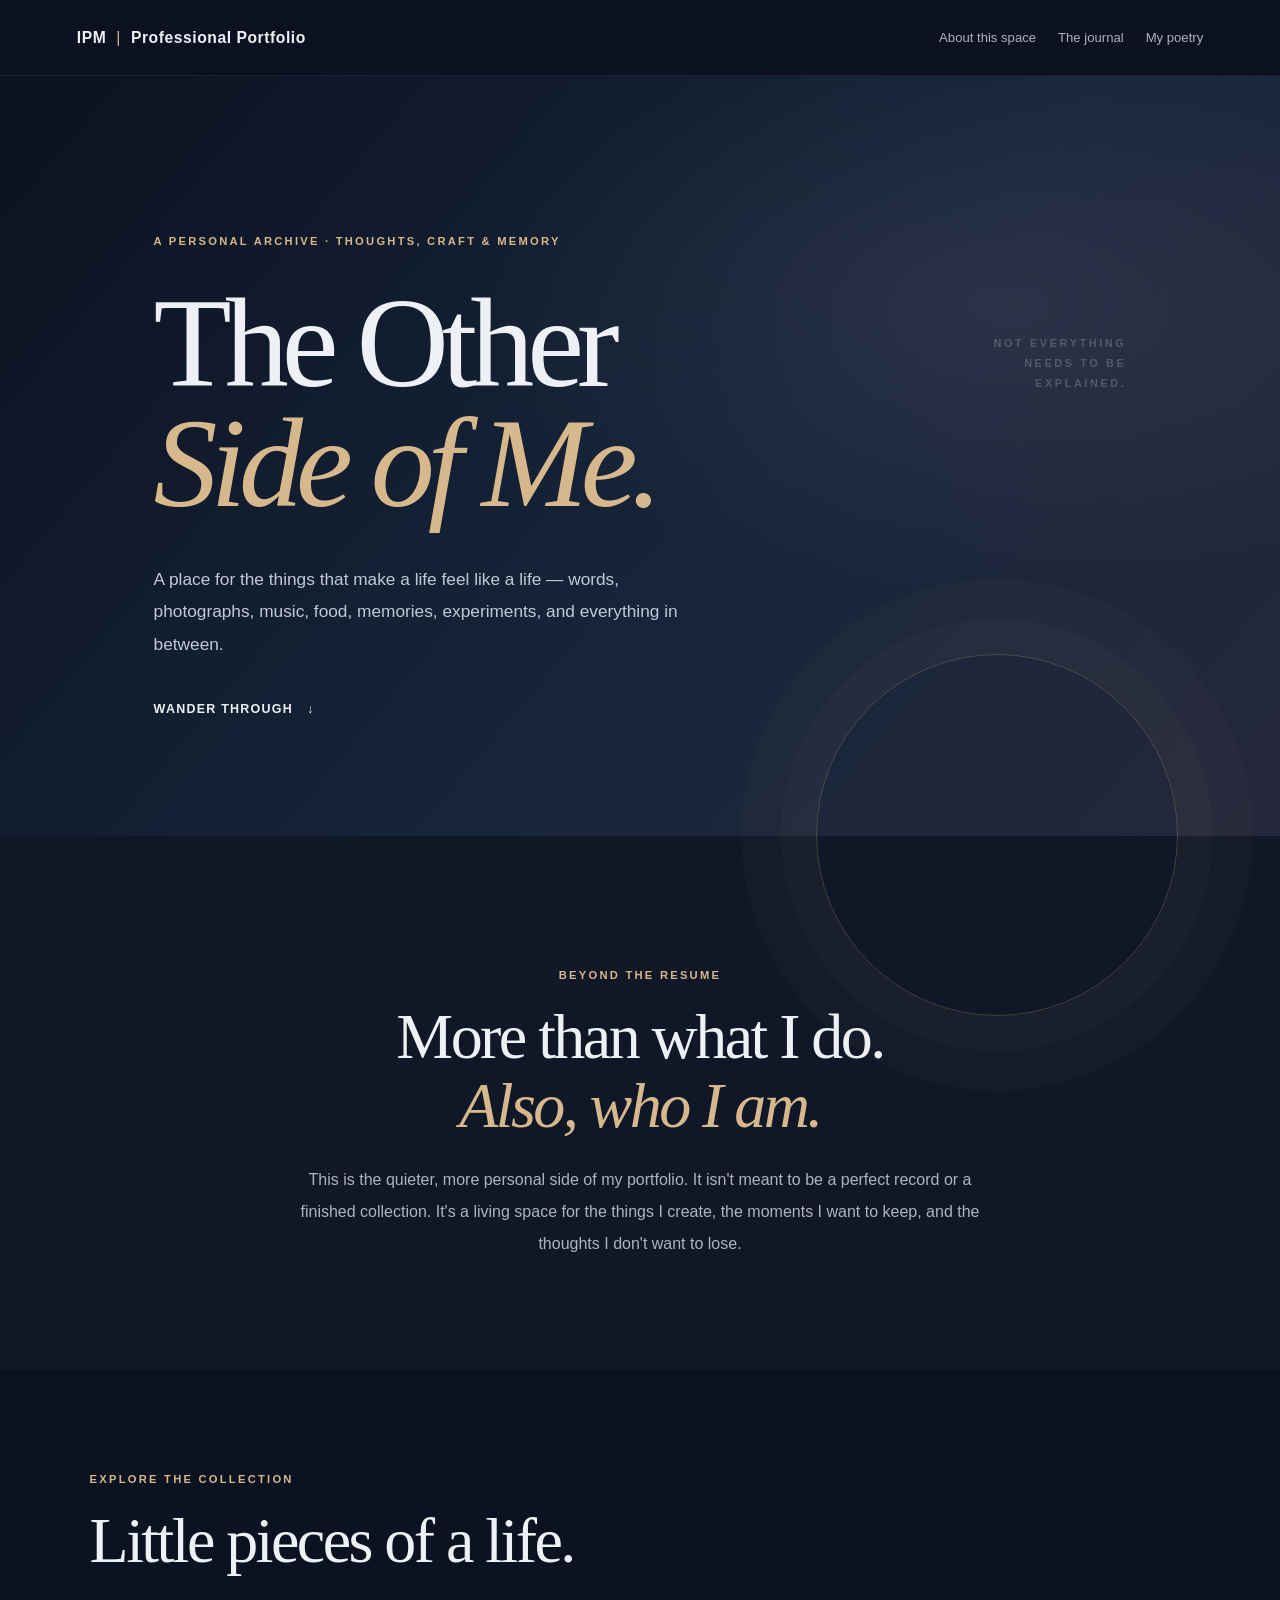
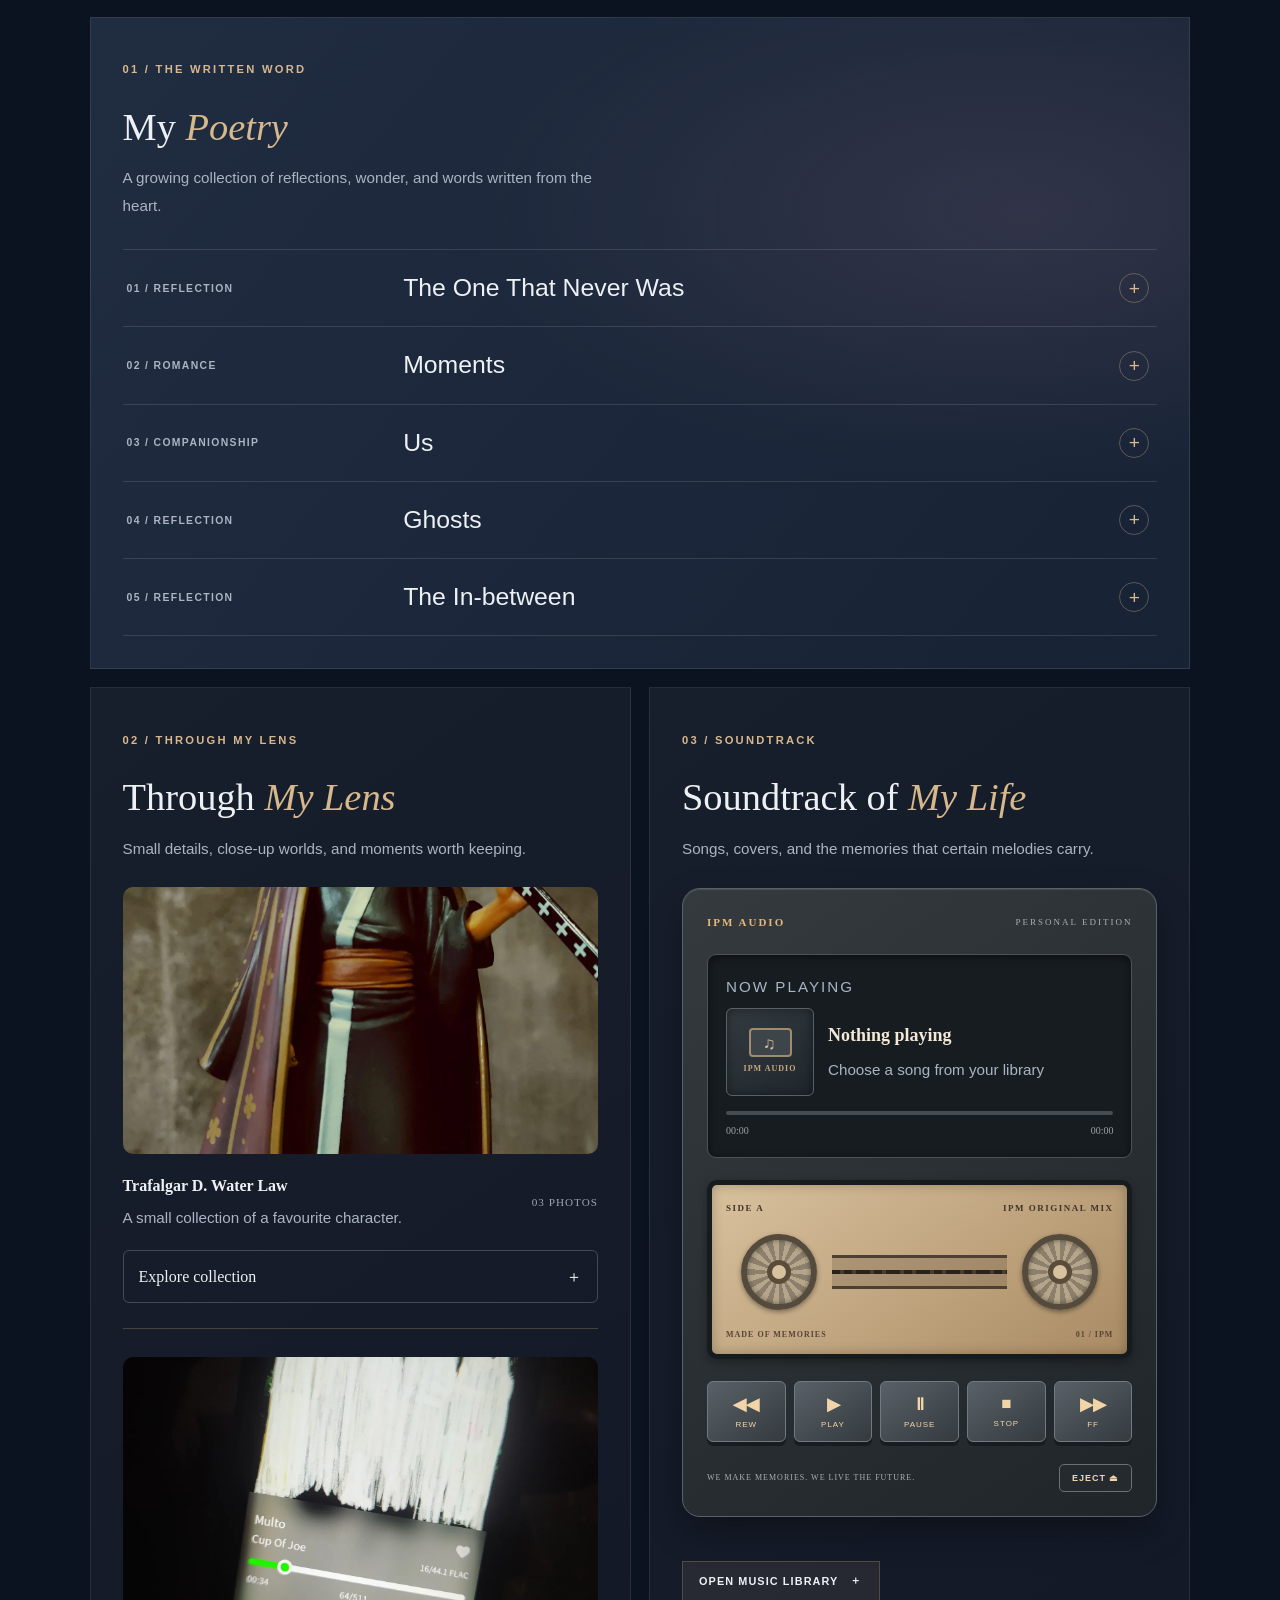
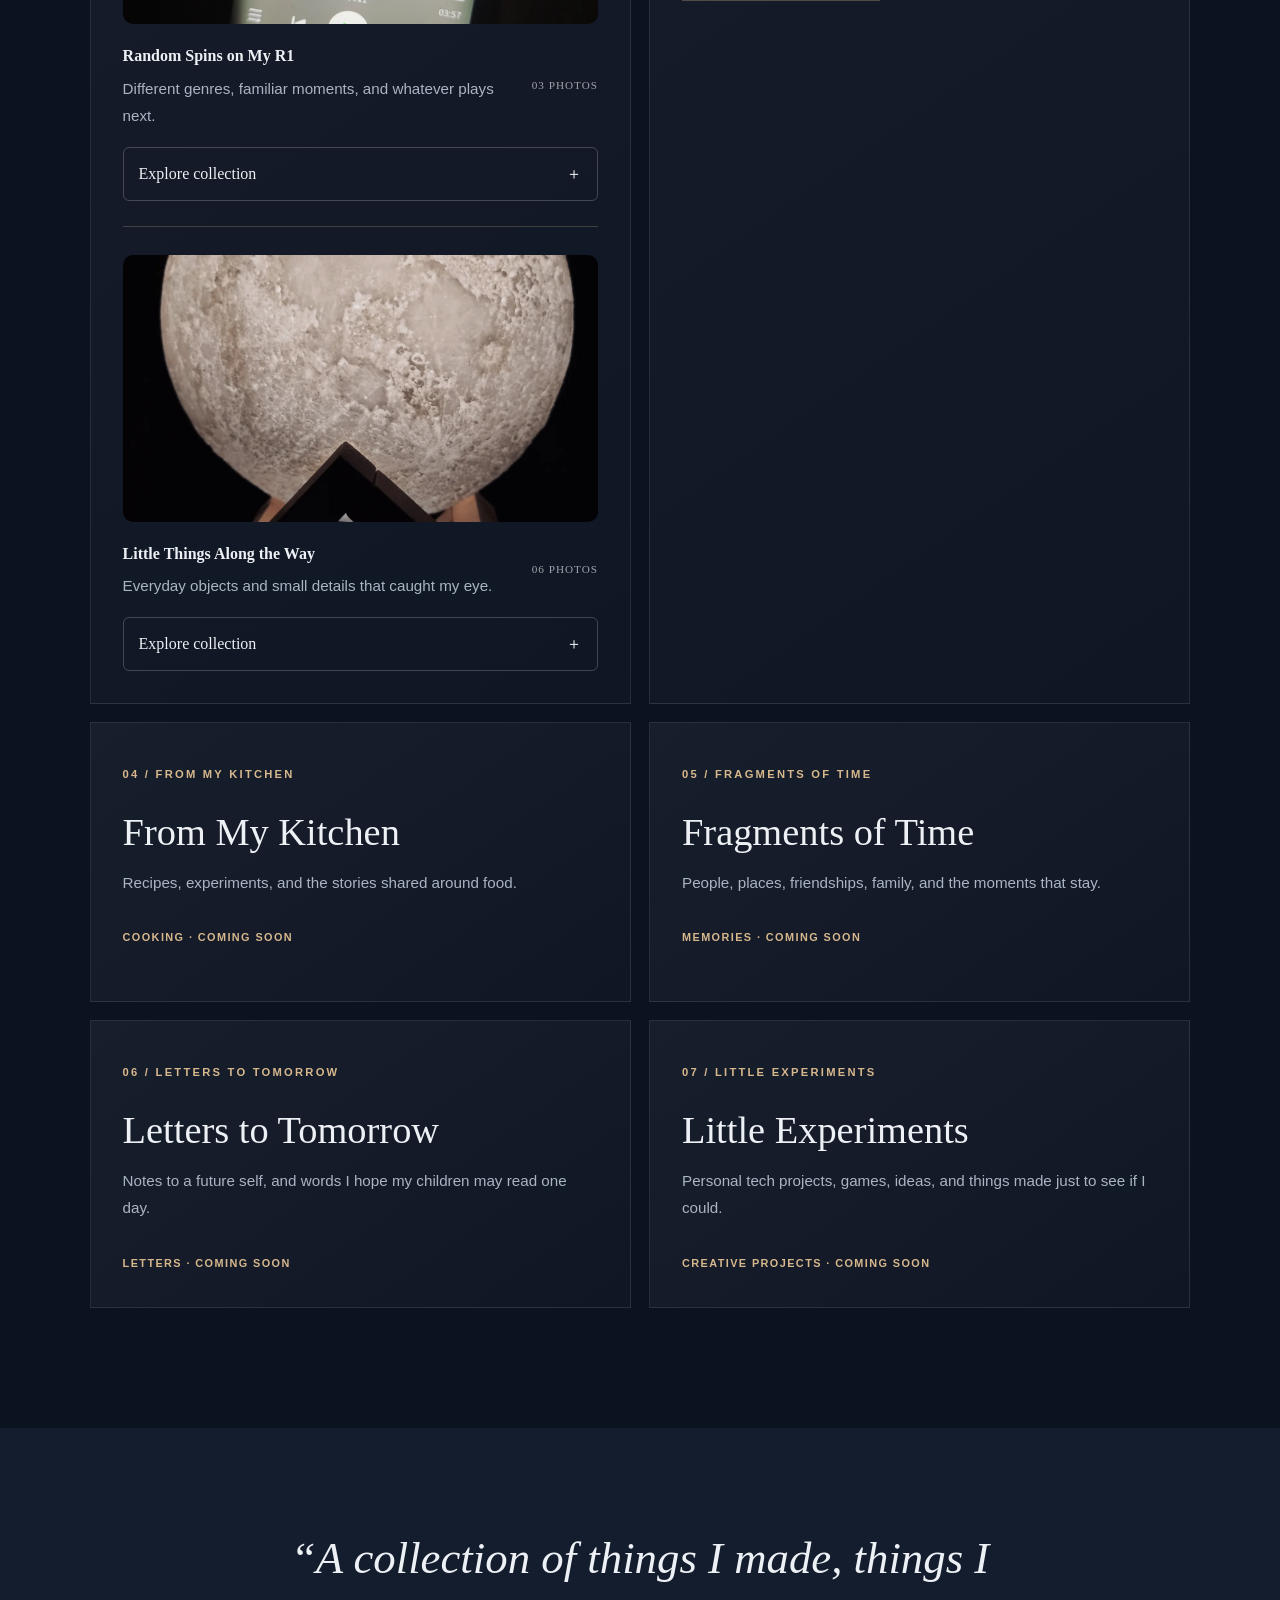
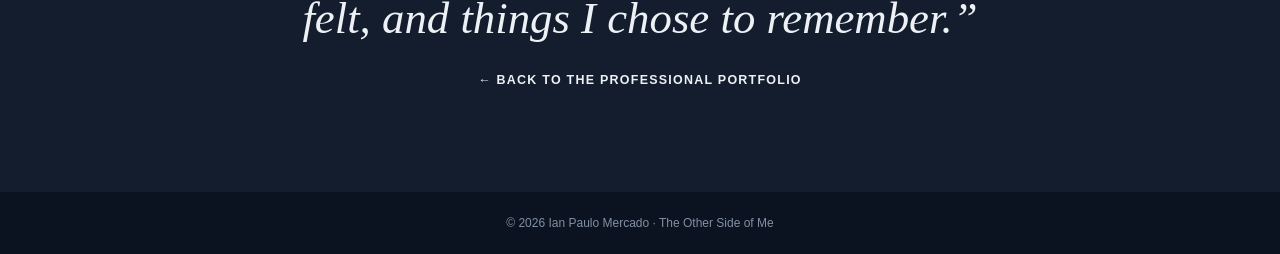
<file: other-side.html>
<!DOCTYPE html>
<html lang="en">
<head>
    <meta charset="UTF-8">
    <meta name="viewport" content="width=device-width, initial-scale=1.0">
    <meta name="theme-color" content="#101827">
    <title>The Other Side of Me | Ian Paulo Mercado</title>
    <link rel="icon" type="image/png" href="images/IPM_Logo.png">
    <link rel="stylesheet" href="css/other-side.css">
</head>
<body>
    <header class="site-header">
        <a class="wordmark" href="index.html" aria-label="IPM Professional Portfolio">IPM <span class="wordmark-divider" aria-hidden="true">|</span> Professional Portfolio</a>
        <nav aria-label="Main navigation">
            <a href="#about-this-space">About this space</a>
            <a href="#journal">The journal</a>
            <a href="#poetry">My poetry</a>
        </nav>
    </header>

    <main>
        <section class="opening" aria-labelledby="page-title">
            <p class="eyebrow">A PERSONAL ARCHIVE · THOUGHTS, CRAFT & MEMORY</p>
            <h1 id="page-title">The Other<br><em>Side of Me.</em></h1>
            <p class="opening-copy">A place for the things that make a life feel like a life — words, photographs, music, food, memories, experiments, and everything in between.</p>
            <a class="text-link" href="#journal">Wander through <span aria-hidden="true">↓</span></a>
            <div class="opening-note" aria-hidden="true">NOT EVERYTHING<br>NEEDS TO BE<br>EXPLAINED.</div>
        </section>

        <section class="intro" id="about-this-space">
            <p class="eyebrow">BEYOND THE RESUME</p>
            <h2>More than what I do.<br><em>Also, who I am.</em></h2>
            <p>This is the quieter, more personal side of my portfolio. It isn't meant to be a perfect record or a finished collection. It's a living space for the things I create, the moments I want to keep, and the thoughts I don't want to lose.</p>
        </section>

        <section class="journal" id="journal">
            <div class="section-heading">
                <p class="eyebrow">EXPLORE THE COLLECTION</p>
                <h2>Little pieces of a life.</h2>
            </div>
            <div class="collection-grid">
                <article class="collection-card featured poetry-collection-card" id="poetry">
                    <p class="card-index">01 / THE WRITTEN WORD</p>
                    <h3>My <em>Poetry</em></h3>
                    <p>A growing collection of reflections, wonder, and words written from the heart.</p>
                    <div class="poem-accordion" id="poemAccordion" aria-label="Poetry collection"></div>
                </article>
                
<article class="collection-card photo-collection-card" id="photography">
                    <p class="card-index">02 / THROUGH MY LENS</p>
                    <h3>Through <em>My Lens</em></h3>
                    <p>Small details, close-up worlds, and moments worth keeping.</p>

                    <!-- PHOTO COLLECTIONS -->
                    <div class="photo-albums">
                        <section class="photo-album" aria-labelledby="law-album-title">
                            <div class="photo-album-cover">
                                <img src="images/photo-gallery/Trafalgar-01.webp"
                                     alt="Trafalgar D. Water Law action figure"
                                     loading="lazy" decoding="async">
                            </div>
                            <div class="photo-album-info">
                                <div>
                                    <h4 id="law-album-title">Trafalgar D. Water Law</h4>
                                    <p>A small collection of a favourite character.</p>
                                </div>
                                <span>03 PHOTOS</span>
                            </div>
                            <button class="photo-open-button" type="button"
                                    data-gallery-target="lawPhotoGallery"
                                    aria-expanded="false" aria-controls="lawPhotoGallery">
                                Explore collection <span aria-hidden="true">＋</span>
                            </button>
                            <div class="photo-gallery" id="lawPhotoGallery" hidden>
                                <div class="photo-gallery-grid">
                                    <img src="images/photo-gallery/Trafalgar-01.webp"
                                         alt="Trafalgar Law figure holding his sword" loading="lazy" decoding="async">
                                    <img src="images/photo-gallery/Trafalgar-02.webp"
                                         alt="Trafalgar Law figure in a yellow shirt" loading="lazy" decoding="async">
                                    <img src="images/photo-gallery/Trafalgar-03.webp"
                                         alt="Trafalgar Law figure with his sword extended" loading="lazy" decoding="async">
                                </div>
                            </div>
                        </section>

                        <section class="photo-album" aria-labelledby="r1-album-title">
                            <div class="photo-album-cover">
                                <img src="images/photo-gallery/HiBy-01.webp"
                                     alt="HiBy R1 music player displaying a music track"
                                     loading="lazy" decoding="async">
                            </div>
                            <div class="photo-album-info">
                                <div>
                                    <h4 id="r1-album-title">Random Spins on My R1</h4>
                                    <p>Different genres, familiar moments, and whatever plays next.</p>
                                </div>
                                <span>03 PHOTOS</span>
                            </div>
                            <button class="photo-open-button" type="button"
                                    data-gallery-target="r1PhotoGallery"
                                    aria-expanded="false" aria-controls="r1PhotoGallery">
                                Explore collection <span aria-hidden="true">＋</span>
                            </button>
                            <div class="photo-gallery" id="r1PhotoGallery" hidden>
                                <div class="photo-gallery-grid">
                                    <img src="images/photo-gallery/HiBy-01.webp"
                                         alt="HiBy R1 music player playing a track" loading="lazy" decoding="async">
                                    <img src="images/photo-gallery/HiBy-02.webp"
                                         alt="HiBy R1 music player displaying album artwork" loading="lazy" decoding="async">
                                    <img src="images/photo-gallery/HiBy-03.webp"
                                         alt="HiBy R1 music player beside a computer display" loading="lazy" decoding="async">
                                </div>
                            </div>
                        </section>

                        <section class="photo-album" aria-labelledby="little-things-title">
                            <div class="photo-album-cover">
                                <img src="images/photo-gallery/Random-Moon.webp"
                                     alt="Moon-shaped decorative lamp glowing in a dark room"
                                     loading="lazy" decoding="async">
                            </div>
                            <div class="photo-album-info">
                                <div>
                                    <h4 id="little-things-title">Little Things Along the Way</h4>
                                    <p>Everyday objects and small details that caught my eye.</p>
                                </div>
                                <span>06 PHOTOS</span>
                            </div>
                            <button class="photo-open-button" type="button"
                                    data-gallery-target="littleThingsGallery"
                                    aria-expanded="false" aria-controls="littleThingsGallery">
                                Explore collection <span aria-hidden="true">＋</span>
                            </button>
                            <div class="photo-gallery" id="littleThingsGallery" hidden>
                                <div class="photo-gallery-grid">
                                    <img src="images/photo-gallery/Random-RAM.webp"
                                         alt="HyperX computer memory modules" loading="lazy" decoding="async">
                                    <img src="images/photo-gallery/Random-Watch.webp"
                                         alt="Fossil automatic wristwatch" loading="lazy" decoding="async">
                                    <img src="images/photo-gallery/Random-Moon.webp"
                                         alt="Moon-shaped decorative lamp" loading="lazy" decoding="async">
                                    <img src="images/photo-gallery/Random-Hotwheels.webp"
                                         alt="Miniature pickup truck model" loading="lazy" decoding="async">
                                    <img src="images/photo-gallery/Random-Beer.webp"
                                         alt="A drink photographed outdoors" loading="lazy" decoding="async">
                                    <img src="images/photo-gallery/Random-Coffee.webp"
                                         alt="A cup of coffee" loading="lazy" decoding="async">
                                </div>
                            </div>
                        </section>
                    </div>
                </article>

                <article class="collection-card music-card" id="music-card">
                    <p class="card-index">03 / SOUNDTRACK</p>
                    <h3>Soundtrack of <em>My Life</em></h3>
                    <p>Songs, covers, and the memories that certain melodies carry.</p>

                    <!-- IPM VIRTUAL CASSETTE PLAYER -->
                    <div class="cassette-player" id="cassettePlayer">
                    
                        <!-- PLAYER HEADER -->
                        <div class="cassette-player-header">
                            <span class="cassette-brand">IPM AUDIO</span>
                            <span class="cassette-edition">PERSONAL EDITION</span>
                        </div>
                    
                        <!-- SONG DISPLAY -->
                        <div class="cassette-display">
                            <p class="cassette-display-label">NOW PLAYING</p>

                            <div class="cassette-display-track">
                                <div class="cassette-artwork-frame" id="cassetteArtworkFrame">
                                    <img id="cassetteAlbumArt" class="cassette-album-art" alt="Album artwork" hidden decoding="async">
                                    <div class="cassette-artwork-placeholder" id="cassetteArtworkPlaceholder" aria-hidden="true">
                                        <span class="artwork-cassette-icon">♫</span>
                                        <span>IPM AUDIO</span>
                                    </div>
                                </div>

                                <div class="cassette-track-details">
                                    <h5 id="cassetteSongTitle">Nothing playing</h5>
                                    <p id="cassetteArtist">Choose a song from your library</p>
                                </div>
                            </div>

                            <div class="cassette-progress">
                                <div class="cassette-progress-fill" id="cassetteProgress"></div>
                            </div>
                    
                            <div class="cassette-time">
                                <span id="cassetteCurrentTime">00:00</span>
                                <span id="cassetteDuration">00:00</span>
                            </div>
                        </div>
                    
                        <!-- CASSETTE WINDOW -->
                        <div class="cassette-window">
                    
                            <div class="cassette-label">
                                <span>SIDE A</span>
                                <span>IPM ORIGINAL MIX</span>
                            </div>
                    
                            <div class="cassette-reels">
                    
                                <!-- LEFT REEL -->
                                <div class="cassette-reel" id="leftCassetteReel">
                                    <div class="cassette-reel-center"></div>
                                </div>
                    
                                <!-- MAGNETIC TAPE -->
                                <div class="cassette-tape">
                                    <div class="cassette-tape-line"></div>
                                </div>
                    
                                <!-- RIGHT REEL -->
                                <div class="cassette-reel" id="rightCassetteReel">
                                    <div class="cassette-reel-center"></div>
                                </div>
                    
                            </div>
                    
                            <div class="cassette-window-bottom">
                                <span>MADE OF MEMORIES</span>
                                <span>01 / IPM</span>
                            </div>
                    
                        </div>
                    
                        <!-- PHYSICAL-STYLE BUTTONS -->
                        <div class="cassette-controls">
                    
                            <button type="button" class="cassette-button"
                                data-cassette-action="rewind" aria-label="Rewind">
                                <span>◀◀</span>
                                <small>REW</small>
                            </button>
                    
                            <button type="button" class="cassette-button"
                                data-cassette-action="play" aria-label="Play">
                                <span>▶</span>
                                <small>PLAY</small>
                            </button>
                    
                            <button type="button" class="cassette-button"
                                data-cassette-action="pause" aria-label="Pause">
                                <span>Ⅱ</span>
                                <small>PAUSE</small>
                            </button>
                    
                            <button type="button" class="cassette-button"
                                data-cassette-action="stop" aria-label="Stop">
                                <span>■</span>
                                <small>STOP</small>
                            </button>
                    
                            <button type="button" class="cassette-button"
                                data-cassette-action="forward" aria-label="Fast forward">
                                <span>▶▶</span>
                                <small>FF</small>
                            </button>
                    
                        </div>
                    
                        <!-- EJECT BUTTON -->
                        <div class="cassette-player-footer">
                            <span>WE MAKE MEMORIES. WE LIVE THE FUTURE.</span>
                    
                            <button type="button" id="cassetteEject"
                                class="cassette-eject-button">
                                EJECT ⏏
                            </button>
                        </div>
                    
                    </div>
                    <!-- END IPM VIRTUAL CASSETTE PLAYER -->


                    <button class="music-open-button" id="openMusicLibrary" type="button" aria-expanded="false" aria-controls="musicLibraryPanel">Open music library <span aria-hidden="true">＋</span></button>
                    <div class="music-library-panel" id="musicLibraryPanel" hidden>
                        <div class="music-panel-heading">
                            <div>
                                <p class="card-index">YOUR PERSONAL SOUNDTRACK</p>
                                <h4>Choose a collection</h4>
                            </div>
                            <button class="music-close-button" id="closeMusicLibrary" type="button" aria-label="Close music library">×</button>
                        </div>
                        <p class="music-help">Choose a folder on this device. Your music stays on your device and is never uploaded.</p>



                        
                        <div class="music-folder-actions">
                            <button class="music-action-button" id="chooseMusicFolder" type="button">Choose music folder</button>
                            <label class="music-action-button secondary" for="musicFolderFallback">Choose folder (compatibility)</label>
                            <input id="musicFolderFallback" class="visually-hidden-input" type="file" accept="audio/*,.mp3,.wav,.ogg,.m4a,.aac,.flac" webkitdirectory directory multiple>
                        </div>
                        <p class="music-status" id="musicLibraryStatus" role="status" aria-live="polite">No folder selected yet.</p>
                        <ul class="music-track-list" id="musicTrackList" aria-label="Music tracks"></ul>
                    </div>
                </article>
                <article class="collection-card">
                    <p class="card-index">04 / FROM MY KITCHEN</p>
                    <h3>From My Kitchen</h3>
                    <p>Recipes, experiments, and the stories shared around food.</p>
                    <span class="coming-soon">Cooking · Coming soon</span>
                </article>
                <article class="collection-card">
                    <p class="card-index">05 / FRAGMENTS OF TIME</p>
                    <h3>Fragments of Time</h3>
                    <p>People, places, friendships, family, and the moments that stay.</p>
                    <span class="coming-soon">Memories · Coming soon</span>
                </article>
                <article class="collection-card">
                    <p class="card-index">06 / LETTERS TO TOMORROW</p>
                    <h3>Letters to Tomorrow</h3>
                    <p>Notes to a future self, and words I hope my children may read one day.</p>
                    <span class="coming-soon">Letters · Coming soon</span>
                </article>
                <article class="collection-card">
                    <p class="card-index">07 / LITTLE EXPERIMENTS</p>
                    <h3>Little Experiments</h3>
                    <p>Personal tech projects, games, ideas, and things made just to see if I could.</p>
                    <span class="coming-soon">Creative projects · Coming soon</span>
                </article>
            </div>
        </section>

        <section class="closing-note">
            <p>“A collection of things I made, things I felt, and things I chose to remember.”</p>
            <a class="text-link" href="index.html">← Back to the professional portfolio</a>
        </section>
    </main>


    <dialog class="photo-lightbox" id="photoLightbox" aria-label="Photo viewer">
        <div class="photo-lightbox-content">
            <button class="photo-lightbox-close" id="closePhotoLightbox"
                    type="button" aria-label="Close photo viewer">×</button>
            <div class="photo-lightbox-stage">
                <button class="photo-lightbox-nav" id="previousPhoto"
                        type="button" aria-label="Previous photo">‹</button>
                <img id="photoLightboxImage" alt="">
                <button class="photo-lightbox-nav" id="nextPhoto"
                        type="button" aria-label="Next photo">›</button>
            </div>
            <div class="photo-lightbox-footer">
                <p id="photoLightboxCaption" class="photo-lightbox-caption"></p>
                <span id="photoLightboxCounter" class="photo-lightbox-counter" aria-live="polite"></span>
            </div>
        </div>
    </dialog>

    <footer><p>© 2026 Ian Paulo Mercado · The Other Side of Me</p></footer>
    <audio id="localMusicAudio" preload="metadata" hidden></audio>
    <script src="js/poetry.js" defer></script>
    <script src="js/music-player.js" defer></script>
    <script src="js/photo-gallery.js" defer></script>
</body>
</html>
</file>
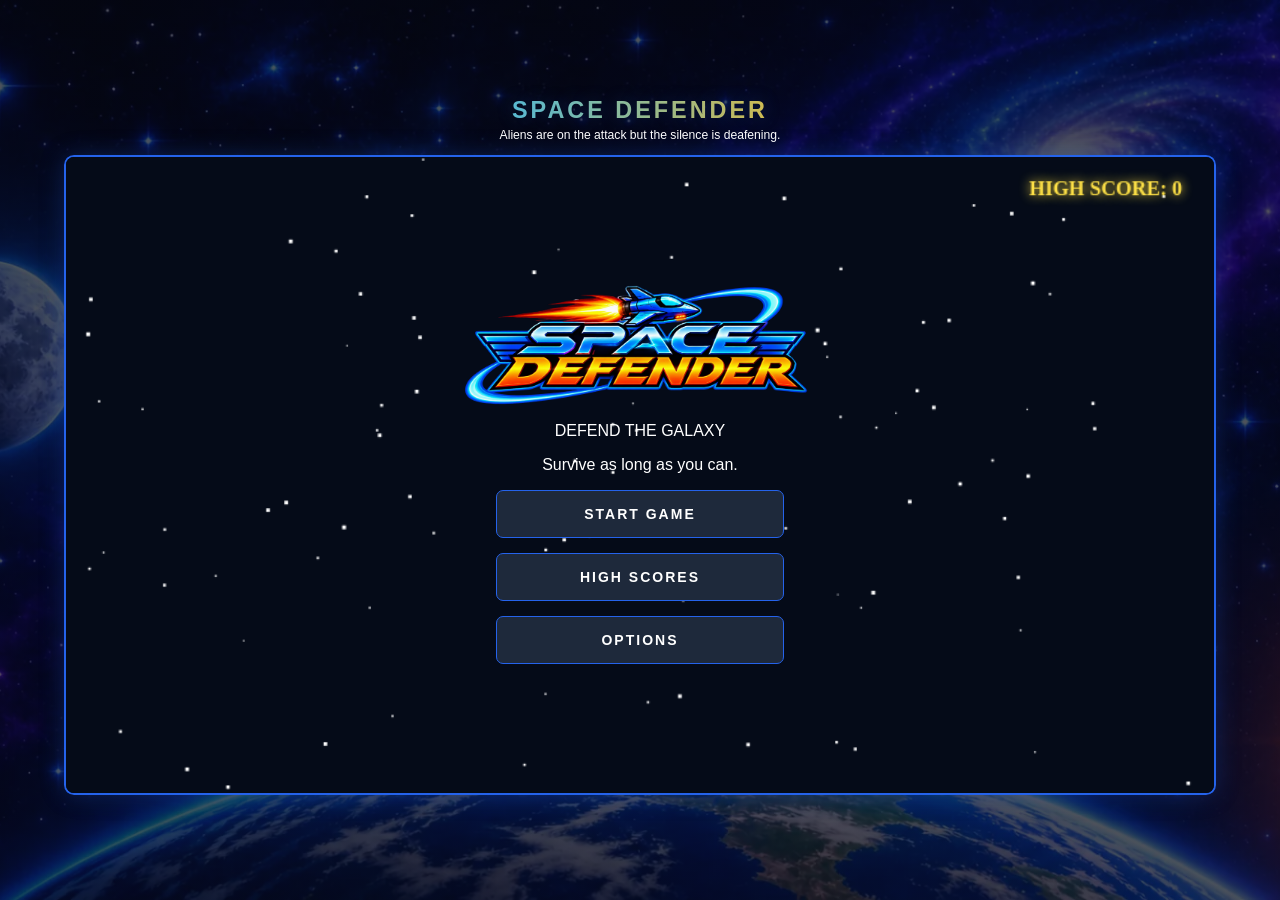
<file: space-defender/game.html>
<!DOCTYPE html>
<html lang="en">

<head>
    <!-- =========================================
         1. PAGE CONFIGURATION
    ========================================== -->

    <meta charset="UTF-8">
    <meta name="viewport" content="width=device-width, initial-scale=1.0, interactive-widget=overlays-content">

    <title>Space Defender</title>

    <!-- PAGE ICON AND STYLESHEET -->
    <link rel="icon" type="image/png" href="ipm-sd-favicon.png">
    <link rel="stylesheet" href="style.css">
</head>

<body>

    <!-- =========================================
         2. MAIN GAME CONTAINER
    ========================================== -->

    <main class="game-container">

        <!-- 2.1 GAME HEADER -->
        <header class="game-header">
            <h1>SPACE DEFENDER</h1>
            <p>Aliens are on the attack but the silence is deafening.</p>
        </header>

        <!-- 2.2 SHARED GAME AREA -->
        <div class="game-area">

            <!-- 2.2.1 MENU BACKGROUND -->
            <section id="menuBackground">
                <canvas id="menuCanvas" width="900" height="500"></canvas>
            </section>

            <!-- 2.2.2 MAIN MENU -->
            <section id="mainMenu" class="main-menu">
                <div class="menu-overlay">

                    <img
                        src="ipm-sd-logo.webp"
                        alt="Space Defender"
                        class="main-menu-logo"
                     decoding="async">

                    <p>DEFEND THE GALAXY</p>
                    <p>Survive as long as you can.</p>

                    <div class="menu-buttons">
                        <button id="startGameButton">START GAME</button>
                        <button id="highScoresButton">HIGH SCORES</button>
                        <button id="optionsButton">OPTIONS</button>
                    </div>

                </div>
            </section>

            <!-- 2.2.3 GAMEPLAY SCREEN -->
            <section id="gameScreen" class="game-screen">
                <canvas id="gameCanvas" width="900" height="500"></canvas>

                <!-- DESKTOP PAUSE OVERLAY -->
                <div id="pauseOverlay" style="display: none;">
                    <div class="pause-overlay-panel">
                        <h2>GAME PAUSED</h2>
                        <p class="pause-overlay-message">
                            NEED A MOMENT TO THINK?<br>
                            <span>The galaxy can wait, pilot.</span>
                        </p>
                        <div id="pauseOverlayButtons"></div>
                    </div>
                </div>
            </section>

            <!-- 2.2.4 GAME PROGRESSION SCREENS -->

            <!-- NEW HIGH SCORE CONGRATULATIONS -->
            <section id="congratulationsScreen" class="main-menu sub-menu game-over-screen">
                <div class="menu-overlay">
                    <h2>CONGRATULATIONS!</h2>

                    <p class="game-over-title">NEW HIGH SCORE!</p>
                    <p class="game-over-message">You've set a new personal record, pilot!</p>
                    <p id="finalScoreDisplay">YOUR SCORE: 0</p>

                    <div class="menu-buttons">
                        <button id="continueToNameEntryButton">CONTINUE</button>
                    </div>
                </div>
            </section>

            <!-- GLOBAL LEADERBOARD NAME ENTRY -->
            <section id="nameEntryScreen" class="main-menu sub-menu game-over-screen">
                <div class="menu-overlay">
                    <h2>GLOBAL LEADERBOARD</h2>

                    <p class="game-over-title">ENTER YOUR PILOT NAME</p>
                    <p class="game-over-message">Enter your pilot name to submit this run globally.</p>

                    <input
                        type="text"
                        id="playerNameInput"
                        placeholder="ENTER YOUR PILOT NAME"
                        maxlength="15"
                        autocomplete="off"
                    >

                    <div class="menu-buttons">
                        <button id="saveRecordButton">SAVE NAME</button>
                        <button id="skipRecordButton">SKIP</button>
                    </div>
                </div>
            </section>

            <!-- GAME OVER -->
            <section id="gameOverScreen" class="main-menu sub-menu game-over-screen">
                <div class="menu-overlay">
                    <h2>GAME OVER</h2>

                    <p class="game-over-title">THE FIGHT ISN'T OVER.</p>
                    <p class="game-over-message">
                        The galaxy still needs you. Rise again, pilot.
                    </p>

                    <p id="gameOverFinalScoreDisplay">FINAL SCORE: 0</p>
                    <p id="globalSubmissionMessage" class="leaderboard-status" aria-live="polite"></p>

                    <div class="menu-buttons">
                        <button id="playAgainButton">PLAY AGAIN</button>
                        <button id="gameOverMenuButton">MAIN MENU</button>
                    </div>
                </div>
            </section>

            <!-- 2.2.5 MAIN MENU SUBSCREENS -->

            <!-- HIGH SCORES MENU -->
            <section id="highScoresScreen" class="high-scores-screen">
                <div class="menu-overlay">
                    <h2>HIGH SCORES</h2>

                    <div class="menu-buttons">
                        <button id="personalLeaderboardButton">PERSONAL LEADERBOARD</button>
                        <button id="globalLeaderboardButton">GLOBAL LEADERBOARD</button>
                        <button id="highScoresBackButton">BACK TO MAIN MENU</button>
                    </div>
                </div>
            </section>

            <!-- PERSONAL LEADERBOARD -->
            <section id="personalLeaderboardScreen" class="high-scores-screen leaderboard-screen">
                <div class="menu-overlay">
                    <h2>PERSONAL LEADERBOARD</h2>

                    <div id="highScoresList">
                        <p>NO PERSONAL HIGH SCORES RECORDED YET</p>
                    </div>

                    <div class="menu-buttons">
                        <button id="personalLeaderboardBackButton">BACK</button>
                    </div>
                </div>
            </section>

            <!-- GLOBAL LEADERBOARD -->
            <section id="globalLeaderboardScreen" class="high-scores-screen leaderboard-screen">
                <div class="menu-overlay">
                    <h2>GLOBAL LEADERBOARD</h2>

                    <p id="globalLeaderboardStatus" class="leaderboard-status" aria-live="polite">LOADING GLOBAL SCORES...</p>
                    <div id="globalHighScoresList">
                        <p>LOADING...</p>
                    </div>

                    <div class="menu-buttons">
                        <button id="globalLeaderboardRefreshButton">REFRESH</button>
                        <button id="globalLeaderboardBackButton">BACK</button>
                    </div>
                </div>
            </section>

            <!-- OPTIONS -->
            <section id="optionsScreen" class="options-screen">
                <div class="menu-overlay">
                    <h2>OPTIONS</h2>

                    <div class="options-list">
                        <button id="controlsGuideButton">CONTROLS GUIDE</button>
                        <button id="resetRecordsButton">RESET RECORDS</button>

                        <button class="disabled-option" disabled>
                            SOUND EFFECTS — COMING SOON
                        </button>

                        <button class="disabled-option" disabled>
                            BACKGROUND MUSIC — COMING SOON
                        </button>

                        <button class="disabled-option" disabled>
                            DIFFICULTY — COMING SOON
                        </button>
                    </div>

                    <div class="menu-buttons">
                        <button id="optionsBackButton">BACK TO MAIN MENU</button>
                    </div>
                </div>
            </section>

            <!-- 2.2.6 OPTIONS SUBSCREENS -->

            <!-- CONTROLS GUIDE -->
            <section id="controlsGuideScreen" class="sub-screen">
                <div class="menu-overlay">

                    <h2>CONTROLS GUIDE</h2>

                    <div class="controls-guide-list">

                        <!-- LAPTOP / DESKTOP CONTROLS -->
                        <div class="control-platform-section">
                            <h3>LAPTOP / DESKTOP</h3>

                            <p>↑ — MOVE UP</p>
                            <p>↓ — MOVE DOWN</p>
                            <p>← — MOVE LEFT</p>
                            <p>→ — MOVE RIGHT</p>
                            <p>P — PAUSE / RESUME GAME</p>
                            <p>ENTER — SELECT OPTION</p>
                            <p>ESC — TO RETURN</p>
                            <p>MOUSE — NAVIGATE MENUS</p>
                            <p>CLICK & DRAG — MOVE YOUR SPACESHIP</p>
                            <p>AUTO FIRE — ENABLED</p>
                        </div>

                        <!-- ANDROID / MOBILE CONTROLS -->
                        <div class="control-platform-section">
                            <h3>ANDROID / MOBILE</h3>

                            <p>TOUCH & DRAG — MOVE YOUR SPACESHIP</p>
                            <p>TAP — SELECT MENU BUTTONS</p>
                            <p>AUTO FIRE — ENABLED</p>
                        </div>

                    </div>

                    <div class="menu-buttons">
                        <button id="controlsGuideBackButton">BACK TO OPTIONS</button>
                    </div>

                </div>
            </section>

            <!-- RESET RECORDS -->
            <section id="resetRecordsScreen" class="sub-screen">
                <div class="menu-overlay">
                    <h2>RESET RECORDS</h2>

                    <div class="options-list">
                        <button id="resetLeaderboardButton">
                            RESET TOP 5 LEADERBOARD
                        </button>

                        <button id="resetHighScoreButton">
                            RESET PERSONAL HIGH SCORE
                        </button>
                    </div>

                    <div class="menu-buttons">
                        <button id="resetRecordsBackButton">BACK TO OPTIONS</button>
                    </div>
                </div>
            </section>

            <!-- RESET CONFIRMATION -->
            <section id="resetConfirmationScreen" class="sub-screen">
                <div class="menu-overlay">
                    <h2>CONFIRM RESET</h2>

                    <p id="resetConfirmationMessage">
                        ARE YOU SURE YOU WANT TO RESET?
                    </p>

                    <div class="menu-buttons">
                        <button id="confirmResetButton">YES, RESET</button>
                        <button id="cancelResetButton">CANCEL</button>
                    </div>
                </div>
            </section>

        </div>

        
<!-- 2.3 GAME CONTROLS -->
<footer class="game-controls">

    <!-- DESKTOP / LAPTOP INSTRUCTIONS -->
    <div class="desktop-instructions desktop-controls">

        <!-- KEYBOARD CONTROLS -->
        <div class="control-group">
            <h3>KEYBOARD</h3>
            <p>↑ ↓ ← → &nbsp; MOVE SPACESHIP</p>
            <p>P &nbsp; PAUSE / RESUME</p>
            <p>ENTER ↵ &nbsp; SELECT OPTION</p>
        </div>

        <!-- MOUSE CONTROLS -->
        <div class="control-group">
            <h3>MOUSE</h3>
            <p>CLICK & HOLD &nbsp; SELECT SPACESHIP</p>
            <p>DRAG &nbsp; MOVE SPACESHIP</p>
            <p>CLICK &nbsp; SELECT MENU OPTION</p>
        </div>

    </div>

    <!-- MOBILE INSTRUCTIONS -->
    <div class="mobile-controls">
        <div class="control-group">
            <h3>TOUCH CONTROLS</h3>
            <p>TOUCH & DRAG &nbsp; MOVE SPACESHIP</p>
            <p>TOUCH &nbsp; SELECT MENU OPTION</p>
        </div>
    </div>

    <!-- AUTO FIRE -->
    <div class="auto-fire-instruction">
        <p>AUTO FIRE ENABLED</p>
    </div>

    <div id="gameButtonHome">
        <button id="pauseButton">START GAME</button>
        <button id="quitGameButton">QUIT GAME</button>
    </div>

</footer>


    </main>

    <!-- 3. JAVASCRIPT -->
    <script src="game.js"></script>

</body>
</html>
</file>
<file: css/other-side.css>
/* The Other Side of Me — separate visual identity, same portfolio */
:root {
    color-scheme: dark;
    --night: #101827;
    --deep: #0b1220;
    --panel: #172235;
    --text: #edf0f4;
    --muted: #aab4c3;
    --accent: #d7b88d;
    --line: rgba(215, 184, 141, .24);
}
* { box-sizing: border-box; }
html { scroll-behavior: smooth; }
body {
    margin: 0;
    background: var(--night);
    color: var(--text);
    font-family: Georgia, 'Times New Roman', serif;
    line-height: 1.7;
}
a { color: inherit; }
.site-header {
    min-height: 76px;
    padding: 18px clamp(22px, 6vw, 90px);
    display: flex;
    align-items: center;
    justify-content: space-between;
    gap: 24px;
    background: rgba(11, 18, 32, .94);
    border-bottom: 1px solid rgba(255,255,255,.07);
}
.wordmark { display: inline-flex; align-items: center; gap: 10px; color: var(--text); text-decoration: none; font: 700 .98rem Arial, sans-serif; letter-spacing: .035em; white-space: nowrap; }
.wordmark-divider { color: var(--accent); font-weight: 400; }
.site-header nav { display: flex; flex-wrap: wrap; gap: 22px; }
.site-header nav a { color: var(--muted); text-decoration: none; font: 500 .82rem Arial, sans-serif; }
.site-header nav a:hover, .text-link:hover { color: var(--accent); }
main { overflow: hidden; }
.opening {
    position: relative;
    min-height: min(760px, 86vh);
    padding: clamp(90px, 14vh, 160px) clamp(24px, 12vw, 180px) 100px;
    display: flex;
    flex-direction: column;
    align-items: flex-start;
    justify-content: center;
    background: radial-gradient(ellipse at 78% 30%, rgba(99, 89, 112, .25), transparent 38%), linear-gradient(130deg, var(--deep), #17253a 58%, #25283a);
}
.opening::after {
    content: ""; position: absolute; width: 360px; height: 360px; right: 8%; bottom: -180px;
    border: 1px solid var(--line); border-radius: 50%; box-shadow: 0 0 0 35px rgba(215,184,141,.025), 0 0 0 75px rgba(215,184,141,.02);
}
.eyebrow, .card-index { color: var(--accent); font: 700 .7rem/1.5 Arial, sans-serif; letter-spacing: .2em; }
.opening h1 { max-width: 850px; margin: 22px 0; font-size: clamp(4rem, 10vw, 8.5rem); line-height: .94; font-weight: 400; letter-spacing: -.055em; }
em { color: var(--accent); font-weight: 400; }
.opening-copy { max-width: 570px; color: #c1cad6; font: 1.08rem/1.9 Arial, sans-serif; }
.text-link { display: inline-flex; gap: 14px; align-items: center; margin-top: 24px; color: var(--text); text-decoration: none; font: 700 .78rem Arial, sans-serif; letter-spacing: .1em; text-transform: uppercase; transition: color .2s; }
.opening-note { position: absolute; right: 12%; top: 34%; color: rgba(237,240,244,.22); font: 700 .68rem/1.8 Arial, sans-serif; letter-spacing: .24em; text-align: right; }
.intro { max-width: 850px; margin: 0 auto; padding: 120px 28px 110px; text-align: center; }
.intro h2, .section-heading h2 { margin: 18px 0 24px; font-size: clamp(2.5rem, 5vw, 4.5rem); line-height: 1.08; font-weight: 400; letter-spacing: -.04em; }
.intro > p:last-child { max-width: 680px; margin: 0 auto; color: var(--muted); font: 1rem/2 Arial, sans-serif; }
.journal { padding: 90px clamp(22px, 7vw, 100px) 120px; background: var(--deep); }
.section-heading { max-width: 1200px; margin: 0 auto 42px; }
.section-heading h2 { font-size: clamp(2.4rem, 5vw, 4rem); }
.collection-grid { max-width: 1200px; margin: 0 auto; display: grid; grid-template-columns: repeat(2, minmax(0, 1fr)); gap: 18px; }
.collection-card { min-height: 280px; padding: 32px; background: linear-gradient(145deg, rgba(255,255,255,.055), rgba(255,255,255,.018)); border: 1px solid rgba(255,255,255,.09); transition: transform .25s, border-color .25s; }
.collection-card:hover { transform: translateY(-4px); border-color: var(--line); }
.collection-card.featured { grid-column: 1 / -1; min-height: 360px; background: radial-gradient(ellipse at 85% 30%, rgba(143,111,130,.2), transparent 42%), linear-gradient(130deg, #202c40, #172235); }
.collection-card h3 { margin: 28px 0 12px; font-size: clamp(1.8rem, 3vw, 2.5rem); font-weight: 400; line-height: 1.12; }
.collection-card p:not(.card-index) { max-width: 510px; color: var(--muted); font: .95rem/1.8 Arial, sans-serif; }
.coming-soon { display: inline-block; margin-top: 20px; color: var(--accent); font: 700 .68rem Arial, sans-serif; letter-spacing: .13em; text-transform: uppercase; }
.closing-note { padding: 100px 24px; text-align: center; background: #131d2d; }
.closing-note p { max-width: 700px; margin: 0 auto; font-size: clamp(1.6rem, 3.5vw, 2.8rem); font-style: italic; line-height: 1.35; }
footer { padding: 24px; text-align: center; color: #8290a3; background: var(--deep); font: .75rem Arial, sans-serif; }
footer p { margin: 0; }


/* Local music library */
.music-card { position: relative; }
.music-open-button, .music-action-button {
    display: inline-flex; align-items: center; justify-content: center; gap: 12px;
    margin-top: 18px; padding: 12px 16px; color: var(--text); background: rgba(215,184,141,.09);
    border: 1px solid var(--line); font: 700 .68rem Arial, sans-serif; letter-spacing: .1em;
    text-transform: uppercase; text-decoration: none; cursor: pointer; transition: background .2s, border-color .2s;
}
.music-open-button:hover, .music-action-button:hover { background: rgba(215,184,141,.17); border-color: var(--accent); }
.music-library-panel { margin-top: 28px; padding-top: 24px; border-top: 1px solid var(--line); }
.music-library-panel[hidden] { display: none; }
.music-panel-heading { display: flex; justify-content: space-between; align-items: flex-start; gap: 18px; }
.music-panel-heading .card-index { margin: 0; }
.music-panel-heading h4 { margin: 8px 0 0; font-size: 1.4rem; font-weight: 400; }
.music-close-button { width: 34px; height: 34px; color: var(--muted); background: transparent; border: 1px solid rgba(255,255,255,.15); font-size: 1.35rem; cursor: pointer; }
.music-help, .music-status { color: var(--muted); font: .82rem/1.7 Arial, sans-serif; }
.music-folder-actions { display: flex; flex-wrap: wrap; gap: 10px; }
.music-action-button { margin: 4px 0; }
.music-action-button.secondary { color: var(--muted); background: transparent; }
.visually-hidden-input { position: absolute; width: 1px; height: 1px; padding: 0; margin: -1px; overflow: hidden; clip: rect(0,0,0,0); white-space: nowrap; border: 0; }
.music-track-list { display: grid; gap: 7px; max-height: 280px; margin: 16px 0 0; padding: 0; overflow-y: auto; list-style: none; }
.music-track-button { display: grid; grid-template-columns: 34px 1fr auto; align-items: center; gap: 12px; width: 100%; padding: 12px 10px; color: var(--text); background: rgba(7,13,24,.3); border: 1px solid rgba(255,255,255,.07); text-align: left; cursor: pointer; }
.music-track-button:hover, .music-track-button:focus-visible { border-color: var(--line); background: rgba(215,184,141,.07); }
.music-track-number { color: var(--accent); font: .68rem Arial, sans-serif; }
.music-track-name { overflow-wrap: anywhere; font: .9rem Arial, sans-serif; }
.music-track-play { color: var(--accent); font: 700 .62rem Arial, sans-serif; letter-spacing: .1em; }

.music-open-button[hidden] { display: none; }
.music-library-panel[hidden] { display: none; }

@media (max-width: 700px) {
    .site-header { align-items: flex-start; flex-direction: column; }
    .site-header nav { gap: 14px; }
    .opening { min-height: 650px; padding-top: 100px; }
    .opening-note { display: none; }
    .collection-grid { grid-template-columns: 1fr; }
    .collection-card.featured { grid-column: auto; }
    .intro { padding-top: 85px; padding-bottom: 80px; }
}
@media (prefers-reduced-motion: reduce) {
    html { scroll-behavior: auto; }
    *, *::before, *::after { transition-duration: .01ms !important; }
}


/* =====================================
   IPM VIRTUAL CASSETTE PLAYER
===================================== */

.cassette-player {
    width: 100%;
    max-width: 520px;
    margin: 30px auto;
    padding: 24px;
    background: linear-gradient(145deg, #343a3e, #202529);
    border: 1px solid #596168;
    border-radius: 18px;
    box-shadow:
        0 15px 35px rgba(0, 0, 0, 0.3),
        inset 0 1px 1px rgba(255, 255, 255, 0.12);
    color: #f1e6d5;
    font-family: inherit;
}

/* PLAYER HEADER */

.cassette-player-header {
    display: flex;
    justify-content: space-between;
    align-items: center;
    margin-bottom: 22px;
    letter-spacing: 2px;
    font-size: 11px;
}

.cassette-brand {
    color: #e6b77a;
    font-weight: 800;
}

.cassette-edition {
    color: #a9afb2;
    font-size: 9px;
}

/* SONG DISPLAY */

.cassette-display {
    padding: 18px;
    margin-bottom: 22px;
    background: #171c20;
    border: 1px solid #4b5359;
    border-radius: 9px;
    box-shadow: inset 0 2px 8px rgba(0, 0, 0, 0.5);
}

.cassette-display-track {
    display: flex;
    align-items: center;
    gap: 14px;
    min-width: 0;
    margin-bottom: 15px;
}

.cassette-artwork-frame {
    position: relative;
    flex: 0 0 88px;
    width: 88px;
    height: 88px;
    overflow: hidden;
    display: grid;
    place-items: center;
    background: linear-gradient(145deg, #343b40, #20272c);
    border: 1px solid #596168;
    border-radius: 6px;
    box-shadow: inset 0 0 12px rgba(0, 0, 0, 0.45);
}

.cassette-album-art {
    display: block;
    width: 100%;
    height: 100%;
    object-fit: cover;
}

.cassette-album-art[hidden] {
    display: none;
}

.cassette-artwork-placeholder {
    display: flex;
    flex-direction: column;
    align-items: center;
    justify-content: center;
    gap: 5px;
    color: #c6a77f;
    font-size: 8px;
    font-weight: 800;
    letter-spacing: 1px;
}

.cassette-artwork-placeholder[hidden] {
    display: none;
}

.artwork-cassette-icon {
    display: grid;
    place-items: center;
    width: 43px;
    height: 29px;
    color: #d9c19f;
    background: #3d454a;
    border: 2px solid #a18b6d;
    border-radius: 4px;
    font-size: 17px;
}

.cassette-track-details {
    flex: 1;
    min-width: 0;
}

.cassette-display-label {
    margin: 0 0 8px;
    color: #d6a66c;
    font-size: 9px;
    letter-spacing: 2px;
}

.cassette-display h5 {
    margin: 0;
    color: #f4e9d8;
    font-size: 18px;
    overflow-wrap: anywhere;
}

.cassette-track-details p {
    margin: 5px 0 0;
    color: #aeb6bb;
    font-size: 12px;
    overflow-wrap: anywhere;
}

.cassette-progress {
    height: 4px;
    overflow: hidden;
    background: #454d52;
    border-radius: 5px;
}

.cassette-progress-fill {
    width: 0%;
    height: 100%;
    background: #d9a66e;
}

.cassette-time {
    display: flex;
    justify-content: space-between;
    margin-top: 7px;
    color: #9ba4aa;
    font-size: 10px;
    font-variant-numeric: tabular-nums;
}

/* CASSETTE WINDOW */

.cassette-window {
    position: relative;
    overflow: hidden;
    padding: 16px 14px 12px;
    margin-bottom: 22px;
    background: linear-gradient(145deg, #d8c19d, #a98b64);
    border: 5px solid #161b1e;
    border-radius: 10px;
    box-shadow:
        inset 0 0 12px rgba(0, 0, 0, 0.25),
        0 3px 8px rgba(0, 0, 0, 0.3);
}

.cassette-label {
    display: flex;
    justify-content: space-between;
    color: #403328;
    font-size: 9px;
    font-weight: 800;
    letter-spacing: 1.5px;
}

.cassette-reels {
    display: flex;
    align-items: center;
    justify-content: space-between;
    gap: 15px;
    min-height: 112px;
    padding: 12px 15px;
}

.cassette-reel {
    position: relative;
    z-index: 2;
    flex: 0 0 76px;
    width: 76px;
    height: 76px;
    display: grid;
    place-items: center;
    border: 6px solid #554b3d;
    border-radius: 50%;
    background: repeating-conic-gradient(
        #8c806d 0deg 12deg,
        #b5a58a 12deg 24deg
    );
    box-shadow:
        0 2px 5px rgba(0, 0, 0, 0.4),
        inset 0 0 5px rgba(0, 0, 0, 0.4);
}

.cassette-reel-center {
    width: 24px;
    height: 24px;
    border: 5px solid #5a4c3b;
    border-radius: 50%;
    background: #d8c19d;
}

.cassette-tape {
    position: relative;
    flex: 1;
    height: 34px;
    background: rgba(48, 38, 29, 0.18);
    border-top: 3px solid #4d4032;
    border-bottom: 3px solid #4d4032;
}

.cassette-tape-line {
    position: absolute;
    top: 50%;
    left: 0;
    width: 100%;
    height: 4px;
    transform: translateY(-50%);
    background: #28221c;
}

.cassette-window-bottom {
    display: flex;
    justify-content: space-between;
    color: #554536;
    font-size: 8px;
    font-weight: 800;
    letter-spacing: 1px;
}

/* CASSETTE CONTROLS */

.cassette-controls {
    display: grid;
    grid-template-columns: repeat(5, 1fr);
    gap: 8px;
    margin-bottom: 22px;
}

.cassette-button {
    display: flex;
    flex-direction: column;
    align-items: center;
    justify-content: center;
    gap: 5px;
    min-width: 0;
    padding: 12px 4px;
    color: #f1d5a9;
    background: linear-gradient(145deg, #596168, #343a3e);
    border: 1px solid #717a80;
    border-radius: 6px;
    box-shadow: 0 4px 0 #171c20;
    cursor: pointer;
    transition: transform 0.12s ease, box-shadow 0.12s ease;
}

.cassette-button span {
    font-size: 17px;
    font-weight: 800;
}

.cassette-button small {
    font-size: 8px;
    letter-spacing: 1px;
}

.cassette-button:hover {
    background: linear-gradient(145deg, #707a81, #454d52);
}

.cassette-button:active {
    transform: translateY(3px);
    box-shadow: 0 1px 0 #171c20;
}

/* PLAYER FOOTER */

.cassette-player-footer {
    display: flex;
    justify-content: space-between;
    align-items: center;
    gap: 10px;
}

.cassette-player-footer > span {
    color: #a9afb2;
    font-size: 8px;
    letter-spacing: 1px;
}

.cassette-eject-button {
    padding: 8px 12px;
    color: #f1d5a9;
    background: #242a2e;
    border: 1px solid #687177;
    border-radius: 5px;
    font-size: 9px;
    font-weight: 700;
    letter-spacing: 1px;
    cursor: pointer;
}

.cassette-eject-button:hover {
    background: #454d52;
}

/* MOBILE LAYOUT */

@media (max-width: 480px) {
    .cassette-player {
        padding: 16px;
    }

    .cassette-artwork-frame {
        flex-basis: 72px;
        width: 72px;
        height: 72px;
    }

    .cassette-display-track {
        gap: 10px;
    }

    .cassette-display h5 {
        font-size: 15px;
    }

    .cassette-reels {
        gap: 8px;
        padding: 12px 5px;
    }

    .cassette-reel {
        flex-basis: 62px;
        width: 62px;
        height: 62px;
    }

    .cassette-controls {
        gap: 5px;
    }

    .cassette-button {
        padding: 10px 2px;
    }

    .cassette-player-footer > span {
        font-size: 7px;
    }
}


/* =====================================
   CASSETTE PLAYBACK ANIMATION
===================================== */

.cassette-player.is-playing .cassette-reel {
    animation: cassetteSpin 2s linear infinite;
}

.cassette-player.is-playing .cassette-tape-line {
    animation: tapeMovement 0.7s linear infinite;
}

@keyframes cassetteSpin {
    from {
        transform: rotate(0deg);
    }

    to {
        transform: rotate(360deg);
    }
}

@keyframes tapeMovement {
    from {
        background-position: 0 0;
    }

    to {
        background-position: 30px 0;
    }
}

.cassette-tape-line {
    background-image: repeating-linear-gradient(
        90deg,
        #28221c 0,
        #28221c 8px,
        #493b2d 8px,
        #493b2d 12px
    );
    background-size: 30px 4px;
}


/* Keep the cassette visible while the library panel opens and closes. */
.cassette-player {
    margin: 26px 0;
}

.cassette-progress-fill {
    transition: width 0.15s linear;
}

.cassette-button:focus-visible,
.cassette-eject-button:focus-visible,
.music-open-button:focus-visible,
.music-action-button:focus-visible,
.music-close-button:focus-visible,
.music-track-button:focus-visible {
    outline: 2px solid var(--accent);
    outline-offset: 3px;
}

@media (prefers-reduced-motion: reduce) {
    .cassette-player.is-playing .cassette-reel,
    .cassette-player.is-playing .cassette-tape-line {
        animation: none;
    }
}


/* =====================================
   INLINE POETRY COLLECTION
===================================== */

.poetry-collection-card {
    min-height: 0;
}

.poetry-collection-card > p:not(.card-index) {
    margin-bottom: 28px;
}

.poem-accordion {
    width: 100%;
    margin-top: 30px;
    border-top: 1px solid rgba(255, 255, 255, 0.12);
}

.poem-accordion-item {
    border-bottom: 1px solid rgba(255, 255, 255, 0.12);
}

.poem-accordion-trigger {
    display: grid;
    grid-template-columns: minmax(145px, 0.55fr) minmax(0, 1.5fr) 34px;
    align-items: center;
    gap: 22px;
    width: 100%;
    padding: 22px 4px;
    color: var(--text);
    text-align: left;
    background: transparent;
    border: 0;
    cursor: pointer;
}

.poem-accordion-trigger:hover .poem-accordion-title,
.poem-accordion-trigger:focus-visible .poem-accordion-title {
    color: var(--accent);
}

.poem-accordion-trigger:focus-visible {
    outline: 2px solid var(--accent);
    outline-offset: 3px;
}

.poem-accordion-category {
    color: var(--muted);
    font: 700 0.65rem Arial, sans-serif;
    letter-spacing: 0.13em;
}

.poem-accordion-title {
    font-size: clamp(1.15rem, 2.2vw, 1.55rem);
    line-height: 1.3;
    transition: color 0.2s ease;
}

.poem-accordion-action {
    display: grid;
    place-items: center;
    width: 30px;
    height: 30px;
    color: var(--accent);
    border: 1px solid rgba(215, 184, 141, 0.35);
    border-radius: 50%;
    font: 400 1.2rem/1 Arial, sans-serif;
}

.poem-accordion-item.is-open .poem-accordion-trigger {
    display: flex;
    justify-content: flex-end;
    padding-top: 12px;
    padding-bottom: 0;
}

.poem-accordion-item.is-open .poem-accordion-category,
.poem-accordion-item.is-open .poem-accordion-title {
    display: none;
}

.poem-accordion-panel {
    padding: 8px 40px 34px;
}

.poem-reading-heading {
    max-width: 720px;
    margin: 0 auto 30px;
    padding-bottom: 22px;
    text-align: center;
    border-bottom: 1px solid rgba(215, 184, 141, .2);
}

.poem-reading-category {
    display: block;
    margin-bottom: 10px;
    color: var(--accent);
    font: 700 .62rem/1.5 Arial, sans-serif;
    letter-spacing: .2em;
}

.poem-reading-title {
    margin: 0;
    color: #f1e8dc;
    font-size: clamp(1.8rem, 3.4vw, 2.65rem);
    font-weight: 400;
    line-height: 1.18;
    letter-spacing: -.025em;
}

.poem-accordion-panel[hidden] {
    display: none;
}

.poem-accordion-text {
    max-width: 720px;
    margin: 0 auto;
    color: #d7deea;
    font-size: 1rem;
    line-height: 1.9;
    text-align: center;
}

.poem-accordion-text p {
    margin: 0 0 1.35em;
    white-space: pre-line;
}

.poem-accordion-text p:last-child {
    margin-bottom: 0;
}

.poem-accordion-text .poem-ending {
    color: var(--accent);
    font-style: italic;
}

@media (max-width: 700px) {
    .poem-accordion-trigger {
        grid-template-columns: 1fr 30px;
        gap: 8px 14px;
        padding: 18px 2px;
    }

    .poem-accordion-category {
        grid-column: 1;
    }

    .poem-accordion-title {
        grid-column: 1;
        grid-row: 2;
    }

    .poem-accordion-action {
        grid-column: 2;
        grid-row: 1 / span 2;
    }

    .poem-accordion-panel {
        padding: 4px 8px 24px;
    }
}

@media (prefers-reduced-motion: reduce) {
    .poem-accordion-title {
        transition: none;
    }
}

/* Keep the accordion's poem text independent from the card description styling. */
.collection-card.featured.poetry-collection-card {
    min-height: 0;
}

.poetry-collection-card .poem-accordion-text p {
    max-width: none;
    color: #d7deea;
    font: inherit;
}

/* THROUGH MY LENS — PHOTO COLLECTION */

.photo-albums {
    margin-top: 25px;
}

.photo-album {
    margin-top: 25px;
}

.photo-album + .photo-album {
    padding-top: 28px;
    border-top: 1px solid var(--line);
}

.photo-album-cover {
    width: 100%;
    aspect-ratio: 16 / 9;
    overflow: hidden;
    border-radius: 10px;
    background: #182235;
}

.photo-album-cover img {
    width: 100%;
    height: 100%;
    object-fit: cover;
    display: block;
    transition: transform 0.4s ease;
}

.photo-album-cover:hover img {
    transform: scale(1.04);
}

.photo-album-info {
    display: flex;
    justify-content: space-between;
    align-items: center;
    gap: 12px;
    margin: 18px 0;
}

.photo-album-info h4 {
    margin: 0 0 5px;
}

.photo-album-info p {
    margin: 0;
}

.photo-album-info span {
    font-size: 0.7rem;
    letter-spacing: 1px;
    white-space: nowrap;
    opacity: 0.65;
}

.photo-open-button {
    width: 100%;
    padding: 12px 15px;
    display: flex;
    justify-content: space-between;
    align-items: center;
    border: 1px solid rgba(255,255,255,0.2);
    border-radius: 6px;
    background: transparent;
    color: inherit;
    cursor: pointer;
    font: inherit;
}

.photo-open-button:hover {
    background: rgba(255,255,255,0.07);
}

.photo-gallery {
    margin-top: 20px;
}

.photo-gallery-grid {
    display: grid;
    grid-template-columns: repeat(2, minmax(0, 1fr));
    gap: 10px;
}

.photo-gallery-grid img {
    display: block;
    width: 100%;
    aspect-ratio: 1 / 1;
    object-fit: cover;
    border-radius: 8px;
    background: #182235;
}

.photo-gallery-grid img:last-child:nth-child(odd) {
    grid-column: 1 / -1;
    aspect-ratio: 16 / 9;
}


/* CLICK-TO-ENLARGE PHOTO VIEWER */
.photo-album-cover img,
.photo-gallery-grid img {
    cursor: zoom-in;
}

.photo-gallery-grid img:focus-visible,
.photo-album-cover img:focus-visible {
    outline: 2px solid var(--accent, #8ab4f8);
    outline-offset: 3px;
}

.photo-lightbox {
    width: min(94vw, 1100px);
    max-width: 1100px;
    max-height: 92vh;
    padding: 0;
    border: 1px solid rgba(255,255,255,0.18);
    border-radius: 12px;
    background: #080e1c;
    color: #f5f7fb;
    overflow: hidden;
}

.photo-lightbox::backdrop {
    background: rgba(0, 0, 0, 0.88);
    backdrop-filter: blur(5px);
}

.photo-lightbox-content {
    position: relative;
    display: flex;
    flex-direction: column;
    align-items: center;
    gap: 10px;
    max-height: 92vh;
    box-sizing: border-box;
    padding: 14px;
}

.photo-lightbox-content > img {
    display: block;
    max-width: 100%;
    max-height: calc(92vh - 75px);
    width: auto;
    height: auto;
    object-fit: contain;
    border-radius: 6px;
}

.photo-lightbox-close {
    align-self: flex-end;
    width: 38px;
    height: 38px;
    border: 1px solid rgba(255,255,255,0.25);
    border-radius: 50%;
    background: rgba(255,255,255,0.08);
    color: #fff;
    font-size: 1.6rem;
    line-height: 1;
    cursor: pointer;
}

.photo-lightbox-close:hover {
    background: rgba(255,255,255,0.18);
}

.photo-lightbox-caption {
    margin: 0;
    color: rgba(255,255,255,0.78);
    font-size: 0.85rem;
    text-align: center;
}

@media (max-width: 600px) {
    .photo-lightbox-content {
        padding: 9px;
    }

    .photo-lightbox-content > img {
        max-height: calc(90vh - 70px);
    }
}


/* PHOTO VIEWER NAVIGATION */
.photo-lightbox-stage {
    width: 100%;
    display: flex;
    align-items: center;
    justify-content: center;
    gap: 10px;
}

.photo-lightbox-stage > img {
    flex: 0 1 auto;
    min-width: 0;
    max-width: calc(100% - 104px);
    max-height: calc(92vh - 170px);
    width: auto;
    height: auto;
    object-fit: contain;
    border-radius: 6px;
}

.photo-lightbox-nav {
    flex: 0 0 42px;
    width: 42px;
    height: 52px;
    border: 1px solid rgba(255,255,255,0.25);
    border-radius: 8px;
    background: rgba(255,255,255,0.08);
    color: #fff;
    font-size: 2rem;
    line-height: 1;
    cursor: pointer;
}

.photo-lightbox-nav:hover {
    background: rgba(255,255,255,0.2);
}

.photo-lightbox-footer {
    width: 100%;
    display: flex;
    align-items: center;
    justify-content: space-between;
    gap: 12px;
}

.photo-lightbox-counter {
    flex: 0 0 auto;
    color: rgba(255,255,255,0.65);
    font-size: 0.8rem;
    font-variant-numeric: tabular-nums;
}

@media (max-width: 600px) {
    .photo-lightbox-stage {
        gap: 6px;
    }

    .photo-lightbox-stage > img {
        max-width: calc(100% - 80px);
        max-height: calc(90vh - 170px);
    }

    .photo-lightbox-nav {
        flex-basis: 34px;
        width: 34px;
        height: 44px;
    }
}
</file>
<file: space-defender/style.css>
/* =================================================
   IPM: SPACE DEFENDER
   MAIN STYLESHEET
================================================= */


/* =================================================
   1. GLOBAL STYLES AND PAGE BACKGROUND
================================================= */

* {
    box-sizing: border-box;
}

body {
    display: block;
    position: relative;
    isolation: isolate;

    min-height: 100vh;
    margin: 0;

    background: #050816;
    color: #ffffff;
    font-family: Verdana, sans-serif;
}

body::after {
    content: "";
    position: fixed;
    inset: 0;
    z-index: -1;
    pointer-events: none;

    background:
        linear-gradient(
            rgba(5, 8, 22, 0.70),
            rgba(5, 8, 22, 0.70)
        ),
        url("ipm-sd-background.webp") center / cover no-repeat;
}


/* =================================================
   2. MAIN CONTAINER AND HEADER
================================================= */

.game-container {
    width: 95%;
    max-width: 1000px;
    margin: 40px auto;
    padding: 20px;

    text-align: center;
}

.game-header h1 {
    font-size: 30px;
    font-weight: bold;
    letter-spacing: 3px;

    background: linear-gradient(
        90deg,
        #60a5fa,
        #38bdf8,
        #fbbf24,
        #f97316
    );

    -webkit-background-clip: text;
    background-clip: text;
    color: transparent;

    text-shadow: 0 0 18px rgba(59, 130, 246, 0.25);
}


/* =================================================
   3. GAME AREA AND CANVASES
================================================= */

.game-area {
    position: relative;

    width: 100%;
    max-width: 900px;
    aspect-ratio: 9 / 5;

    margin: 25px auto;

    border: 2px solid #2563eb;
    border-radius: 10px;
    overflow: hidden;

    box-shadow: 0 0 25px rgba(37, 99, 235, 0.25);
}

canvas {
    display: block;
    width: 100%;
    height: auto;
    background: #050b18;
}

#menuCanvas,
#gameCanvas {
    display: block;
    width: 100%;
    height: 100%;
}

#gameCanvas {
    touch-action: none;
}

#menuBackground,
#gameScreen {
    position: absolute;
    inset: 0;

    width: 100%;
    height: 100%;
    margin: 0;

    border: none;
    border-radius: 0;
    box-shadow: none;
}

.game-screen {
    margin-top: 25px;

    border: 2px solid #2563eb;
    border-radius: 10px;
    overflow: hidden;

    box-shadow: 0 0 25px rgba(37, 99, 235, 0.25);
}


/* =================================================
   4. SCREEN VISIBILITY AND MAIN MENU
================================================= */

#gameScreen,
#highScoresScreen,
#personalLeaderboardScreen,
#globalLeaderboardScreen,
#optionsScreen,
#gameOverScreen,
#congratulationsScreen,
#nameEntryScreen,
.game-controls {
    display: none;
}

#menuBackground {
    display: block;
}

#mainMenu {
    position: absolute;
    inset: 0;
    z-index: 2;

    display: flex;
    justify-content: center;
    align-items: center;

    margin: 0;
    padding: 20px;

    background: transparent;
    border: none;
    box-shadow: none;
}

.menu-overlay {
    width: 80%;
    max-width: 420px;
    padding: 30px;

    background: rgba(5, 15, 35, 0.88);

    border: 1px solid #2563eb;
    border-radius: 12px;

    box-shadow: 0 0 25px rgba(37, 99, 235, 0.4);
}

#mainMenu .menu-overlay {
    background: transparent;
    border: none;
    box-shadow: none;
}

.main-menu-logo {
    display: block;

    width: 100%;
    max-width: 360px;
    height: auto;

    margin: 0 auto 15px;

    object-fit: contain;
}


/* =================================================
   5. SHARED MENU BUTTONS AND HEADINGS
================================================= */

.menu-buttons {
    display: flex;
    flex-direction: column;
    align-items: center;
    gap: 15px;
}

.menu-buttons button {
    width: 80%;
    max-width: 300px;
    padding: 15px;

    background: #1e293b;
    color: #ffffff;

    border: 1px solid #2563eb;
    border-radius: 7px;

    font-family: Verdana, sans-serif;
    font-size: 14px;
    font-weight: bold;
    letter-spacing: 2px;

    cursor: pointer;
    transition: 0.2s;
}

/* Hover effects are limited to devices with a real mouse. */
@media (hover: hover) and (pointer: fine) {
    body:not(.keyboard-navigation-active) .menu-buttons button:hover,
    body:not(.keyboard-navigation-active) #nameEntryScreen button:hover {
        background: #2563eb;
        box-shadow: 0 0 15px rgba(37, 99, 235, 0.5);
        transform: scale(1.03);
    }
}

.main-menu h2 {
    margin-bottom: 35px;

    color: #67e8f9;
    font-size: 26px;
    letter-spacing: 4px;
}


/* =================================================
   6. SUBMENU AND RESULT SCREEN POSITIONING
================================================= */

#highScoresScreen,
#personalLeaderboardScreen,
#globalLeaderboardScreen,
#optionsScreen,
#controlsGuideScreen,
#resetRecordsScreen,
#resetConfirmationScreen {
    position: absolute;
    inset: 0;
    z-index: 2;

    display: none;
    justify-content: center;
    align-items: center;

    width: 100%;
    height: 100%;
}

#gameOverScreen,
#congratulationsScreen,
#nameEntryScreen {
    position: absolute;
    inset: 0;
    z-index: 3;

    display: none;
    justify-content: center;
    align-items: center;
    flex-direction: column;

    width: 100%;
    height: 100%;

    margin: 0;
    padding: 20px;

    background: rgba(5, 11, 24, 0.82);

    border: none;
    border-radius: 0;
    box-shadow: none;
}

#gameOverScreen {
    background: transparent;
}

#congratulationsScreen {
    background: rgba(3, 5, 20, 0.72);
    z-index: 4;
}


/* =================================================
   7. SHARED DIALOG PANELS AND SCROLLBARS
================================================= */

#highScoresScreen .menu-overlay,
#personalLeaderboardScreen .menu-overlay,
#globalLeaderboardScreen .menu-overlay,
#optionsScreen .menu-overlay,
#controlsGuideScreen .menu-overlay,
#resetRecordsScreen .menu-overlay,
#resetConfirmationScreen .menu-overlay,
#congratulationsScreen .menu-overlay,
#nameEntryScreen .menu-overlay,
#gameOverScreen .menu-overlay {
    width: 90%;
    max-width: 420px;

    height: 390px;
    max-height: calc(100% - 24px);

    margin: auto;
    padding: 24px 22px;

    display: block;

    overflow-y: auto;
    overflow-x: hidden;

    overscroll-behavior: contain;
    scrollbar-gutter: stable;

    scrollbar-width: thin;
    scrollbar-color: #6633ff #10152b;
}
/* CONGRATULATIONS SCREEN - FIT CONTENT */

#congratulationsScreen .menu-overlay {
    height: auto;
    overflow-y: auto;
    scrollbar-gutter: auto;
}
/* Scrollbar width */

#highScoresScreen .menu-overlay::-webkit-scrollbar,
#optionsScreen .menu-overlay::-webkit-scrollbar,
#controlsGuideScreen .menu-overlay::-webkit-scrollbar,
#resetRecordsScreen .menu-overlay::-webkit-scrollbar,
#resetConfirmationScreen .menu-overlay::-webkit-scrollbar,
#congratulationsScreen .menu-overlay::-webkit-scrollbar,
#nameEntryScreen .menu-overlay::-webkit-scrollbar,
#gameOverScreen .menu-overlay::-webkit-scrollbar {
    width: 7px;
}

/* Scrollbar thumb */

#highScoresScreen .menu-overlay::-webkit-scrollbar-thumb,
#optionsScreen .menu-overlay::-webkit-scrollbar-thumb,
#controlsGuideScreen .menu-overlay::-webkit-scrollbar-thumb,
#resetRecordsScreen .menu-overlay::-webkit-scrollbar-thumb,
#resetConfirmationScreen .menu-overlay::-webkit-scrollbar-thumb,
#congratulationsScreen .menu-overlay::-webkit-scrollbar-thumb,
#nameEntryScreen .menu-overlay::-webkit-scrollbar-thumb,
#gameOverScreen .menu-overlay::-webkit-scrollbar-thumb {
    background: #6633ff;
    border-radius: 10px;
}

/* Scrollbar track */

#highScoresScreen .menu-overlay::-webkit-scrollbar-track,
#optionsScreen .menu-overlay::-webkit-scrollbar-track,
#controlsGuideScreen .menu-overlay::-webkit-scrollbar-track,
#resetRecordsScreen .menu-overlay::-webkit-scrollbar-track,
#resetConfirmationScreen .menu-overlay::-webkit-scrollbar-track,
#congratulationsScreen .menu-overlay::-webkit-scrollbar-track,
#nameEntryScreen .menu-overlay::-webkit-scrollbar-track,
#gameOverScreen .menu-overlay::-webkit-scrollbar-track {
    background: #10152b;
}


/* =================================================
   8. GAME OVER SCREEN
================================================= */

#gameOverScreen .menu-overlay {
    background: rgba(35, 8, 15, 0.92);

    border: 1px solid #991b1b;

    box-shadow: 0 0 25px rgba(239, 68, 68, 0.25);
}

#gameOverScreen h2 {
    margin-bottom: 20px;

    color: #ff5555;

    text-shadow: 0 0 12px rgba(239, 68, 68, 0.7);
}

#gameOverScreen .game-over-title {
    margin-bottom: 12px;

    color: #fca5a5;
    font-size: 17px;
    font-weight: bold;
    letter-spacing: 2px;
}

#gameOverScreen .game-over-message {
    margin-bottom: 25px;

    color: #cbd5e1;
    font-size: 13px;
    line-height: 1.6;
}

#playAgainButton,
#gameOverMenuButton {
    width: 160px;
    white-space: nowrap;
}


/* =================================================
   9. HIGH SCORES SCREEN
================================================= */

#highScoresList {
    width: 100%;
    max-width: 350px;

    margin: 20px auto;
}

.score-row {
    display: flex;
    justify-content: space-between;
    align-items: center;

    width: 100%;
    padding: 10px 15px;

    color: #ffffff;
    font-size: 16px;
    font-weight: bold;
}


/* =================================================
   10. OPTIONS AND CONTROLS GUIDE
================================================= */

.options-list {
    display: flex;
    flex-direction: column;
    gap: 12px;

    width: 100%;
    max-width: 300px;

    margin: 20px auto;
}

.options-list button {
    width: 100%;
    padding: 12px;

    background: #1e293b;
    color: #ffffff;

    border: 1px solid #2563eb;
    border-radius: 7px;

    font-family: Verdana, sans-serif;
    font-size: 14px;
    font-weight: bold;
    letter-spacing: 2px;

    cursor: pointer;
    transition: 0.2s;
}

@media (hover: hover) and (pointer: fine) {
    body:not(.keyboard-navigation-active) .options-list button:hover:not(:disabled) {
        background: #2563eb;
        box-shadow: 0 0 15px rgba(37, 99, 235, 0.5);
        transform: scale(1.03);
    }
}

.options-list button.disabled-option {
    opacity: 0.4;
    cursor: not-allowed;
}


/* =================================================
   11. RECORD ENTRY AND PLAYER NAME
================================================= */

#recordEntrySection {
    width: 100%;
    margin: 15px auto;
}

#achievementMessage {
    margin-bottom: 15px;

    color: #60a5fa;
    font-size: 15px;
    font-weight: bold;
    letter-spacing: 1px;
}

#playerNameInput {
    width: 100%;
    max-width: 280px;

    margin-bottom: 12px;
    padding: 12px;

    background: #0f172a;
    color: #ffffff;

    border: 1px solid #2563eb;
    border-radius: 6px;

    font-family: Verdana, sans-serif;
    text-align: center;

    outline: none;
}

#playerNameInput:focus {
    border-color: #60a5fa;
    box-shadow: 0 0 12px rgba(96, 165, 250, 0.4);
}

#saveRecordButton {
    display: block;

    width: 80%;
    max-width: 280px;

    margin: 0 auto 15px;
    padding: 12px;

    background: #1e293b;
    color: #ffffff;

    border: 1px solid #2563eb;
    border-radius: 7px;

    font-family: Verdana, sans-serif;
    font-weight: bold;
    letter-spacing: 1px;

    cursor: pointer;
}


/* =================================================
   12. CONGRATULATIONS SCREEN
================================================= */

#congratulationsScreen .menu-overlay {
    position: relative;

    background:
        radial-gradient(
            circle at 50% 0%,
            rgba(250, 204, 21, 0.16),
            transparent 55%
        ),
        linear-gradient(145deg, #101a35, #080b20);

    border: 1px solid #facc15;
    border-radius: 16px;

    box-shadow:
        0 0 20px rgba(250, 204, 21, 0.25),
        0 0 55px rgba(96, 165, 250, 0.15);

    animation: achievementGlow 2.5s ease-in-out infinite alternate;
}

#congratulationsScreen .menu-overlay::before {
    content: "✦     ✧     ✦";
    display: block;

    margin-bottom: 18px;

    color: #facc15;
    font-size: 20px;
    letter-spacing: 18px;

    animation: sparkle 2s ease-in-out infinite;
}

#congratulationsScreen h2 {
    margin: 3px 0 4px;

    color: #67e8f9;
    font-size: 25px;
    letter-spacing: 3px;

    text-shadow:
        0 0 10px rgba(103, 232, 249, 0.7),
        0 0 25px rgba(34, 211, 238, 0.4);
}

#congratulationsScreen h2::before {
    content: "🏆";
    display: block;

    margin-bottom: 6px;

    font-size: 55px;

    animation: trophyFloat 2s ease-in-out infinite;
}

#congratulationsScreen .game-over-title {
    margin: 2px 0;

    color: #facc15;
    font-size: 19px;
    font-weight: bold;
    letter-spacing: 3px;

    text-shadow: 0 0 12px rgba(250, 204, 21, 0.65);
}

#congratulationsScreen .game-over-message {
    margin: 2px 0;

    color: #cbd5e1;
    font-size: 13px;
    line-height: 1.6;
}

#congratulationsScreen #finalScoreDisplay {
    margin: 15px 0 25px;

    color: #facc15;
    font-size: 42px;
    font-weight: bold;
    letter-spacing: 3px;

    text-shadow:
        0 0 10px rgba(250, 204, 21, 0.8),
        0 0 25px rgba(250, 204, 21, 0.45);

    animation: scorePulse 1.8s ease-in-out infinite;
}

#continueToNameEntryButton {
    width: 85%;
    max-width: 280px;

    margin: 5px 0;
    padding: 12px 20px;

    display: flex;
    justify-content: center;
    align-items: center;

    background: linear-gradient(90deg, #854d0e, #ca8a04);
    color: #ffffff;

    border: 1px solid #facc15;
    border-radius: 8px;

    font-family: Verdana, sans-serif;
    font-size: 14px;
    font-weight: bold;
    letter-spacing: 3px;
    line-height: 1.2;
    text-align: center;

    cursor: pointer;

    box-shadow: 0 0 15px rgba(250, 204, 21, 0.25);
    transition: 0.25s;
}

@media (hover: hover) and (pointer: fine) {
    #continueToNameEntryButton:hover {
        background: linear-gradient(90deg, #a16207, #eab308);
        box-shadow: 0 0 25px rgba(250, 204, 21, 0.6);
        transform: scale(1.04);
    }
}

#congratulationsScreen .menu-overlay > * {
    zoom: 0.90;

    margin-top: 2px;
    margin-bottom: 2px;

    flex-shrink: 0;
}

#congratulationsScreen .menu-overlay p {
    margin-top: 2px;
    margin-bottom: 2px;
}

#congratulationsScreen .menu-overlay button {
    flex-shrink: 0;
}



/* =================================================
   13. GAME CONTROLS
================================================= */

.game-controls {
    margin-top: 18px;

    color: #93c5fd;
    font-size: 12px;
    letter-spacing: 1px;
}

/* DESKTOP KEYBOARD AND MOUSE COLUMNS */

.desktop-instructions {
    display: grid;
    grid-template-columns: repeat(2, minmax(0, 1fr));
    align-items: stretch;
    gap: 16px;

    width: 100%;
    max-width: 700px;
    margin: 0 auto;
}

.desktop-instructions .control-group,
.mobile-controls .control-group {
    background: rgba(8, 20, 45, 0.85);
    border: 1px solid #2563eb;
    border-radius: 8px;

    padding: 12px;
    text-align: center;
}

.desktop-instructions h3,
.mobile-controls h3 {
    margin: 0 0 10px;
    padding-bottom: 8px;

    color: #60a5fa;
    font-size: 13px;
    letter-spacing: 2px;

    border-bottom: 1px solid rgba(96, 165, 250, 0.35);
}

.desktop-instructions p,
.mobile-controls p {
    margin: 8px 0;

    color: #dbeafe;
    font-size: 11px;
    line-height: 1.5;
}

/* MOBILE TOUCH INSTRUCTIONS */

.mobile-controls {
    width: 100%;
    max-width: 700px;
    margin: 0 auto;
}

/* AUTO FIRE INDICATOR */

.auto-fire-instruction {
    margin: 12px auto 0;

    color: #4ade80;
    font-size: 12px;
    font-weight: bold;
    letter-spacing: 2px;
}

.auto-fire-instruction p {
    margin: 0;
}

/* GAME BUTTONS */

#pauseButton {
    margin-top: 12px;
    padding: 10px 25px;

    background: #1e293b;
    color: #ffffff;

    border: 1px solid #2563eb;
    border-radius: 6px;

    font-family: Verdana, sans-serif;
    font-weight: bold;

    cursor: pointer;
    transition: background 0.2s, color 0.2s, box-shadow 0.2s;
}

@media (hover: hover) and (pointer: fine) {
    body:not(.keyboard-navigation-active) #pauseButton:hover {
        outline: 2px solid #60a5fa;
        outline-offset: 3px;

        background: #2563eb;
        color: #ffffff;

        box-shadow:
            0 0 10px rgba(37, 99, 235, 0.7),
            0 0 20px rgba(37, 99, 235, 0.4);

        transform: scale(1.05);
    }
}

#pauseButton.keyboard-selected {
    outline: 2px solid #60a5fa;
    outline-offset: 3px;

    background: #2563eb;
    color: #ffffff;

    box-shadow:
        0 0 10px rgba(37, 99, 235, 0.7),
        0 0 20px rgba(37, 99, 235, 0.4);

    transform: scale(1.05);
}

#quitGameButton {
    display: none;

    margin-top: 10px;
    padding: 10px 25px;

    background: #1e293b;
    color: #ffffff;

    border: 1px solid #2563eb;
    border-radius: 6px;

    font-family: Verdana, sans-serif;
    font-weight: bold;

    cursor: pointer;
    transition: background 0.2s, color 0.2s, box-shadow 0.2s;
}

@media (hover: hover) and (pointer: fine) {
    body:not(.keyboard-navigation-active) #quitGameButton:hover {
        outline: 2px solid #f87171;
        outline-offset: 3px;

        background: #991b1b;
        color: #ffffff;

        border-color: #ef4444;

        box-shadow:
            0 0 10px rgba(239, 68, 68, 0.7),
            0 0 20px rgba(239, 68, 68, 0.4);

        transform: scale(1.05);
    }
}

#quitGameButton.keyboard-selected {
    outline: 2px solid #f87171;
    outline-offset: 3px;

    background: #991b1b;
    color: #ffffff;

    border-color: #ef4444;

    box-shadow:
        0 0 10px rgba(239, 68, 68, 0.7),
        0 0 20px rgba(239, 68, 68, 0.4);

    transform: scale(1.05);
}



/* =================================================
   14. ANIMATIONS
================================================= */

@keyframes achievementGlow {
    from {
        box-shadow:
            0 0 15px rgba(250, 204, 21, 0.2),
            0 0 35px rgba(96, 165, 250, 0.1);
    }

    to {
        box-shadow:
            0 0 30px rgba(250, 204, 21, 0.4),
            0 0 65px rgba(96, 165, 250, 0.2);
    }
}

@keyframes trophyFloat {
    0%, 100% {
        transform: translateY(0);
    }

    50% {
        transform: translateY(-7px);
    }
}

@keyframes scorePulse {
    0%, 100% {
        transform: scale(1);
    }

    50% {
        transform: scale(1.05);
    }
}

@keyframes sparkle {
    0%, 100% {
        opacity: 0.5;
    }

    50% {
        opacity: 1;
    }
}


/* =================================================
   15. RESPONSIVE DESIGN - MOBILE DEVICES
================================================= */

@media (max-width: 600px) {

    /* 15.0 KEEP THE MOBILE GAME WITHIN THE VISIBLE PHONE SCREEN */

    html,
    body {
        width: 100%;
        height: 100%;
    }

    body {
        min-height: 0;
        height: 100vh;
        height: 100dvh;
        overflow: hidden;
    }

    .game-container {
        display: flex;
        flex-direction: column;
        align-items: center;
        justify-content: center;

        width: 100%;
        max-width: 100%;
        height: 100vh;
        height: 100dvh;
        min-height: 0;
        margin: 0;
        padding: 6px 10px;
        overflow: hidden;
    }

    .game-header {
        flex: 0 0 auto;
        width: 100%;
    }

    .game-header h1 {
        margin: 2px 0;
        font-size: clamp(17px, 5vw, 24px);
        letter-spacing: 2px;
    }

    .game-header p {
        margin: 2px 0;
        font-size: 10px;
    }

    .game-area {
        flex: 0 1 auto;
        width: 100%;
        max-width: 900px;
        margin: 7px auto;
    }

    .game-controls {
        flex: 0 0 auto;
        width: 100%;
        margin: 4px auto 0;
    }

    /* 15.1 SHARED MENU SCREEN LAYOUT */

    .game-area:has(#mainMenu[style*="display: flex"]),
    .game-area:has(#highScoresScreen[style*="display: flex"]),
    .game-area:has(#personalLeaderboardScreen[style*="display: flex"]),
    .game-area:has(#globalLeaderboardScreen[style*="display: flex"]),
    .game-area:has(#optionsScreen[style*="display: flex"]),
    .game-area:has(#controlsGuideScreen[style*="display: flex"]),
    .game-area:has(#resetRecordsScreen[style*="display: flex"]),
    .game-area:has(#resetConfirmationScreen[style*="display: flex"]) {
        display: flex;
        flex-direction: column;
        justify-content: center;

        aspect-ratio: auto;
        height: auto;
        min-height: 0;
        flex: 1 1 auto;
        gap: 8px;
        overflow: hidden;

        border: none;
        border-radius: 0;
        box-shadow: none;
    }

    /* 15.2 SHARED ANIMATED BACKGROUND FRAME */

    .game-area:has(#mainMenu[style*="display: flex"]) #menuBackground,
    .game-area:has(#highScoresScreen[style*="display: flex"]) #menuBackground,
    .game-area:has(#personalLeaderboardScreen[style*="display: flex"]) #menuBackground,
    .game-area:has(#globalLeaderboardScreen[style*="display: flex"]) #menuBackground,
    .game-area:has(#optionsScreen[style*="display: flex"]) #menuBackground,
    .game-area:has(#controlsGuideScreen[style*="display: flex"]) #menuBackground,
    .game-area:has(#resetRecordsScreen[style*="display: flex"]) #menuBackground,
    .game-area:has(#resetConfirmationScreen[style*="display: flex"]) #menuBackground {
        position: relative;
        inset: auto;

        width: min(100%, calc(32dvh * 1.8));
        height: auto;
        aspect-ratio: 9 / 5;
        align-self: center;

        flex: 0 0 auto;

        border: 2px solid #2563eb;
        border-radius: 10px;
        overflow: hidden;

        box-shadow: 0 0 25px rgba(37, 99, 235, 0.25);
    }

    /* 15.3 SHARED MENU SCREEN POSITIONING */

    #mainMenu,
    #highScoresScreen,
    #personalLeaderboardScreen,
    #globalLeaderboardScreen,
    #optionsScreen,
    #controlsGuideScreen,
    #resetRecordsScreen,
    #resetConfirmationScreen {
        position: relative;
        inset: auto;

        display: flex;
        justify-content: center;
        align-items: stretch;

        width: 100%;
        height: auto;
        min-height: 0;

        padding: 6px;
        overflow: hidden;

        flex: 1 1 0;
    }

    /* 15.4 SHARED SUBMENU PANEL DESIGN */

    #highScoresScreen .menu-overlay,
    #personalLeaderboardScreen .menu-overlay,
    #globalLeaderboardScreen .menu-overlay,
    #optionsScreen .menu-overlay,
    #controlsGuideScreen .menu-overlay,
    #resetRecordsScreen .menu-overlay,
    #resetConfirmationScreen .menu-overlay {
        width: 92%;
        max-width: 420px;

        /* Every mobile menu panel uses the same responsive height. */
        height: min(420px, 48dvh, calc(100dvh - 180px));
        min-height: 160px;
        max-height: none;

        margin: auto;
        padding: 14px 14px;

        overflow-x: hidden;
        overflow-y: auto;
        overscroll-behavior: contain;
        scrollbar-width: thin;
        scrollbar-color: #6633ff #10152b;
    }

    /* 15.5 SHARED SUBMENU HEADINGS */

    #highScoresScreen h2,
    #personalLeaderboardScreen h2,
    #globalLeaderboardScreen h2,
    #optionsScreen h2,
    #controlsGuideScreen h2,
    #resetRecordsScreen h2,
    #resetConfirmationScreen h2 {
        margin: 8px 0 22px;

        color: #67e8f9;
        font-size: 19px;
        letter-spacing: 2px;
        text-align: center;

        text-shadow: 0 0 10px rgba(103, 232, 249, 0.4);
    }

    /* 15.6 SHARED SUBMENU BUTTONS */

    #highScoresScreen .menu-buttons,
    #personalLeaderboardScreen .menu-buttons,
    #globalLeaderboardScreen .menu-buttons,
    #optionsScreen .menu-buttons,
    #controlsGuideScreen .menu-buttons,
    #resetRecordsScreen .menu-buttons,
    #resetConfirmationScreen .menu-buttons {
        width: 100%;
        margin: 18px auto 8px;
        gap: 7px;
    }

    #highScoresScreen .menu-buttons button,
    #personalLeaderboardScreen .menu-buttons button,
    #globalLeaderboardScreen .menu-buttons button,
    #optionsScreen .menu-buttons button,
    #controlsGuideScreen .menu-buttons button,
    #resetRecordsScreen .menu-buttons button,
    #resetConfirmationScreen .menu-buttons button {
        width: 85%;
        max-width: 260px;

        margin: 0 auto;
        padding: 9px 10px;

        font-family: Verdana, sans-serif;
        font-size: 11px;
        line-height: 1.2;
        letter-spacing: 1px;
        font-weight: bold;

        min-height: 0;
    }

    /* 15.7 MAIN MENU */

    #mainMenu {
        justify-content: center;
        align-items: center;
    }

    #mainMenu .menu-overlay {
        width: 92%;
        max-width: 420px;

        height: min(420px, 48dvh, calc(100dvh - 180px));
        min-height: 160px;
        max-height: none;

        margin: auto;
        padding: 14px 12px;

        overflow-x: hidden;
        overflow-y: auto;
        overscroll-behavior: contain;
    }

    #mainMenu .main-menu-logo {
        width: 75%;
        max-width: 220px;

        margin: 0 auto 8px;
    }

    #mainMenu .menu-buttons {
        display: flex;
        flex-direction: column;
        align-items: center;
        gap: 7px;

        width: 100%;
        margin: 8px auto;
    }

    #mainMenu .menu-buttons button {
        width: 85%;
        max-width: 260px;

        margin: 0 auto;
        padding: 9px 10px;

        font-size: 11px;
        line-height: 1.2;
        letter-spacing: 1px;

        min-height: 0;
    }

    /* 15.8 HIGH SCORES */

    #highScoresList {
        width: 100%;
        max-width: 300px;

        margin: 15px auto;
    }

    #highScoresList .score-row {
        padding: 9px 10px;

        font-size: 12px;
        letter-spacing: 0.5px;

        border-bottom: 1px solid rgba(96, 165, 250, 0.18);
    }

    #highScoresList p {
        color: #cbd5e1;
        font-size: 12px;
        line-height: 1.6;
    }

    /* 15.9 OPTIONS AND RESET BUTTON GROUPS */

    #optionsScreen .options-list,
    #resetRecordsScreen .options-list {
        width: 100%;
        max-width: 300px;

        margin: 15px auto;
        gap: 9px;
    }

    #optionsScreen .options-list button,
    #resetRecordsScreen .options-list button {
        width: 85%;
        max-width: 260px;

        margin: 0 auto;
        padding: 9px 10px;

        font-family: Verdana, sans-serif;
        font-size: 11px;
        line-height: 1.3;
        letter-spacing: 1px;
        font-weight: bold;
    }

    #optionsScreen .options-list button:disabled {
        opacity: 0.4;
        cursor: not-allowed;
    }

    /* 15.10 CONTROLS GUIDE */

    #controlsGuideScreen .controls-guide-list {
        width: 100%;
        max-width: 300px;

        margin: 15px auto 25px;
    }

    #controlsGuideScreen .controls-guide-list p {
        margin: 12px 0;
        padding: 5px;

        color: #cbd5e1;
        font-size: 12px;
        line-height: 1.5;
        letter-spacing: 0.5px;
    }

    /* 15.11 RESET CONFIRMATION */

    #resetConfirmationScreen #resetConfirmationMessage {
        width: 100%;
        max-width: 300px;

        margin: 25px auto;
        padding: 12px;

        color: #cbd5e1;
        font-size: 12px;
        line-height: 1.7;
        letter-spacing: 0.5px;
        text-align: center;
    }

    /* 15.12 RESULT SCREEN OVERLAYS */

    /* Keep all three result screens centered over the game, using the
       Congratulations screen as the shared positioning reference. */
    #gameOverScreen,
    #congratulationsScreen,
    #nameEntryScreen {
        position: fixed;
        inset: 0;

        width: 100%;
        /* Keep the result overlay tied to the layout viewport when the
           Android keyboard opens, rather than resizing to the visual viewport. */
        height: 100vh;

        margin: 0;
        padding: 12px;

        display: none;
        justify-content: center;
        align-items: center;

        background: rgba(3, 5, 20, 0.72);
        border: none;
        border-radius: 0;
        box-shadow: none;

        overflow: hidden;
        z-index: 20;
    }

    /* 15.13 MOBILE RESULT SCREEN PANELS */

    #gameOverScreen .menu-overlay,
    #congratulationsScreen .menu-overlay,
    #nameEntryScreen .menu-overlay {
        width: 92%;
        max-width: 420px;

        /* Keep the result popup at its original size while the Android
           keyboard overlays the screen. */
        height: min(420px, 48vh, calc(100vh - 180px));
        min-height: 160px;
        max-height: none;

        margin: auto;
        padding: 12px 14px;

        overflow-y: auto;
        overflow-x: hidden;
        overscroll-behavior: contain;
        scrollbar-width: thin;
        scrollbar-color: #6633ff #10152b;
    }

    #gameOverScreen .menu-overlay > *,
    #nameEntryScreen .menu-overlay > * {
        max-width: 100%;
    }

    /* 15.15 MOBILE RESULT SCREEN TYPOGRAPHY */

    #gameOverScreen h2,
    #congratulationsScreen h2,
    #nameEntryScreen h2 {
        font-size: 19px;
        letter-spacing: 2px;
        line-height: 1.3;
        margin-bottom: 14px;
    }

    #gameOverScreen .game-over-title,
    #congratulationsScreen .game-over-title,
    #nameEntryScreen .game-over-title {
        font-size: 13px;
        letter-spacing: 1px;
        line-height: 1.4;
        margin-bottom: 10px;
    }

    #gameOverScreen .game-over-message,
    #congratulationsScreen .game-over-message,
    #nameEntryScreen .game-over-message {
        font-size: 11px;
        line-height: 1.5;
        margin-bottom: 16px;
    }

    #gameOverScreen .menu-buttons,
    #congratulationsScreen .menu-buttons,
    #nameEntryScreen .menu-buttons {
        gap: 7px;
        width: 100%;
    }

    #gameOverScreen .menu-buttons button,
    #congratulationsScreen .menu-buttons button,
    #nameEntryScreen .menu-buttons button {
        width: 85%;
        max-width: 260px;

        margin: 4px auto;
        padding: 9px 10px;

        font-size: 11px;
        line-height: 1.2;
        letter-spacing: 1px;
    }

    /* 15.16 CONGRATULATIONS SCREEN */

    #congratulationsScreen .menu-overlay::before {
        margin-bottom: 8px;
    }

    #congratulationsScreen h2::before {
        margin-bottom: 6px;
        font-size: 42px;
    }

    #congratulationsScreen .game-over-title {
        font-size: 14px;
        letter-spacing: 2px;
    }

    #congratulationsScreen #finalScoreDisplay {
        margin: 10px 0 16px;
        font-size: clamp(24px, 7vw, 34px);
    }

    #congratulationsScreen #continueToNameEntryButton {
        padding: 9px 10px;
        font-size: 11px;
        letter-spacing: 1px;
    }

    /* 15.17 SAVE HIGH SCORE / NAME ENTRY */

    #nameEntryScreen .menu-overlay {
        flex-shrink: 0;
    }

    #nameEntryScreen #playerNameInput {
        width: 85%;
        max-width: 260px;

        margin: 5px auto 12px;
        padding: 10px;

        font-size: 12px;
    }

    #nameEntryScreen #saveRecordButton,
    #nameEntryScreen #skipRecordButton {
        width: 85%;
        max-width: 260px;

        margin: 4px auto;
        padding: 9px 10px;

        font-size: 11px;
        line-height: 1.2;
        letter-spacing: 1px;
    }

    /* 15.18 GENERAL MOBILE BUTTON ADJUSTMENTS */

    #mainMenu button,
    #menuBackground button {
        width: 75%;
        max-width: 260px;

        margin: 5px auto;
        padding: 8px 12px;

        font-size: 11px;
        line-height: 1.2;
        letter-spacing: 1px;

        min-height: 0;
    }

}



/* =================================================
   16. DEVICE-SPECIFIC CONTROL INSTRUCTIONS
================================================= */

/* DESKTOP / LAPTOP */

.mobile-controls {
    display: none;
}

.desktop-controls {
    display: grid;
}

/* ANDROID / MOBILE */

@media (max-width: 600px) {

    .desktop-controls {
        display: none;
    }

    .mobile-controls {
        display: block;

        width: 100%;
        max-width: 350px;
        margin: 0 auto;
    }

    .mobile-controls .control-group {
        padding: 5px 8px;
    }

    .mobile-controls h3 {
        margin-bottom: 4px;
        padding-bottom: 4px;
        font-size: 10px;
    }

    .mobile-controls p {
        margin: 3px 0;
        font-size: 9px;
        line-height: 1.25;
    }

    .auto-fire-instruction {
        margin-top: 4px;
        font-size: 10px;
    }

}



/* =================================================
   17. CONTROLS GUIDE - PLATFORM SECTIONS
================================================= */

.controls-guide-list {
    display: flex;
    flex-direction: column;
    gap: 15px;

    width: 100%;
    box-sizing: border-box;

    padding: 10px;
}

.control-platform-section {
    background: rgba(8, 20, 45, 0.95);
    border: 1px solid #2563eb;
    border-radius: 8px;
    padding: 15px;

    box-shadow: 0 0 8px rgba(37, 99, 235, 0.2);
    box-sizing: border-box;
}

.control-platform-section h3 {
    color: #60a5fa;
    font-size: 16px;
    letter-spacing: 2px;
    text-align: center;

    margin: 0 0 12px;
    padding-bottom: 10px;

    border-bottom: 1px solid rgba(96, 165, 250, 0.35);
}

.control-platform-section p {
    color: #dbeafe;
    font-size: 14px;
    text-align: center;

    margin: 9px 0;
    line-height: 1.5;
}


/* =================================================
   18. KEYBOARD MENU NAVIGATION HIGHLIGHT
================================================= */

.menu-buttons button.keyboard-selected,
.options-list button.keyboard-selected {
    background: #2563eb;
    box-shadow: 0 0 15px rgba(37, 99, 235, 0.7);
    transform: scale(1.03);

    outline: 2px solid #60a5fa;
    outline-offset: 3px;
}

/* Keep disabled options visually disabled. */

.menu-buttons button:disabled,
.options-list button:disabled {
    cursor: not-allowed;
}


/* Pause and Quit keyboard-selection styles are defined with the game buttons above. */
/* NAME ENTRY - KEYBOARD SELECTION */

#nameEntryScreen button.keyboard-selected {
    background: #2563eb;
    box-shadow: 0 0 15px rgba(37, 99, 235, 0.7);
    transform: scale(1.03);

    outline: 2px solid #60a5fa;
    outline-offset: 3px;
}

/* =================================================
   19. CONTROLS GUIDE - SINGLE SCROLLBAR
================================================= */

/* Desktop: keep the heading and Back button fixed.
   Only the guide content itself will scroll. */

@media (min-width: 601px) {

    #controlsGuideScreen .menu-overlay {
        display: flex;
        flex-direction: column;

        overflow: hidden;
    }

    #controlsGuideScreen .controls-guide-list {
        flex: 1;
        min-height: 0;

        overflow-y: auto;
        overflow-x: hidden;

        overscroll-behavior: contain;
        scrollbar-width: thin;
        scrollbar-color: #6633ff #10152b;
    }

    #controlsGuideScreen .controls-guide-list::-webkit-scrollbar {
        width: 7px;
    }

    #controlsGuideScreen .controls-guide-list::-webkit-scrollbar-thumb {
        background: #6633ff;
        border-radius: 10px;
    }

    #controlsGuideScreen .controls-guide-list::-webkit-scrollbar-track {
        background: #10152b;
    }

    #controlsGuideScreen .menu-buttons {
        flex: 0 0 auto;
        margin-top: 20px;
    }
}

/* Mobile: retain the existing full-content layout. */

@media (max-width: 600px) {

    #controlsGuideScreen .menu-overlay {
        display: block;
        height: min(420px, 48dvh, calc(100dvh - 180px));
        min-height: 160px;
        max-height: none;
        overflow-x: hidden;
        overflow-y: auto;
    }

    #controlsGuideScreen .controls-guide-list {
        flex: none;
        min-height: 0;
        overflow: visible;
    }
}

/* =================================================
   20. MOUSE MENU NAVIGATION HIGHLIGHT
================================================= */

.menu-buttons button.mouse-selected,
.options-list button.mouse-selected {
    background: #2563eb;
    box-shadow: 0 0 15px rgba(37, 99, 235, 0.7);
    transform: scale(1.03);

    outline: 2px solid #60a5fa;
    outline-offset: 3px;
}


/* =================================================
   21. TOUCHSCREEN BUTTON FEEDBACK
================================================= */

/* Replace the old lingering glow with a brief ripple at the tap location. */
@media (hover: none) and (pointer: coarse) {

    button {
        position: relative;
        isolation: isolate;
        -webkit-tap-highlight-color: transparent;
    }

    .tap-ripple-layer {
        position: absolute;
        inset: 0;
        z-index: -1;
        overflow: hidden;
        border-radius: inherit;
        pointer-events: none;
    }

    .tap-ripple {
        position: absolute;
        width: 14px;
        height: 14px;
        border-radius: 50%;
        background: rgba(147, 197, 253, 0.48);
        transform: translate(-50%, -50%) scale(0);
        animation: button-tap-ripple 560ms ease-out forwards;
        pointer-events: none;
    }

    .tap-ripple--danger {
        background: rgba(248, 113, 113, 0.5);
    }

    .tap-ripple--gold {
        background: rgba(250, 204, 21, 0.52);
    }

    @keyframes button-tap-ripple {
        0% {
            opacity: 0.85;
            transform: translate(-50%, -50%) scale(0);
        }

        100% {
            opacity: 0;
            transform: translate(-50%, -50%) scale(9);
        }
    }
}

@media (max-width: 600px) {
    /*
       Match the active-game buttons to the main-menu button size.
       Width is intentionally left automatic so it can follow the text.
    */
    #pauseButton,
    #quitGameButton {
        padding: 9px 10px;

        font-family: Verdana, sans-serif;
        font-size: 11px;
        font-weight: bold;
        line-height: 1.2;
        letter-spacing: 1px;
    }
}

/* =================================================
   22. DESKTOP PAUSE OVERLAY
================================================= */

@media (min-width: 601px) {

    #pauseOverlay {
        position: absolute;
        inset: 0;
        z-index: 10;

        align-items: center;
        justify-content: center;

        background: rgba(5, 8, 22, 0.78);
        backdrop-filter: blur(3px);
    }

    .pause-overlay-panel {
        display: flex;
        flex-direction: column;
        align-items: center;
        justify-content: center;

        /* Match the dimensions and spacing of the other dialog panels. */
        width: 90%;
        max-width: 420px;
        height: 390px;
        max-height: calc(100% - 24px);
        margin: auto;
        padding: 24px 22px;

        background: rgba(8, 20, 45, 0.96);
        border: 1px solid #2563eb;
        border-radius: 12px;

        box-shadow: 0 0 25px rgba(37, 99, 235, 0.4);
    }

    .pause-overlay-panel h2 {
        margin: 0 0 12px;

        color: #60a5fa;
        font-size: 26px;
        letter-spacing: 3px;
        text-align: center;

        text-shadow: 0 0 12px rgba(96, 165, 250, 0.6);
    }

    .pause-overlay-message {
        margin: 0 0 30px;

        color: #bfdbfe;
        font-size: 13px;
        font-weight: bold;
        letter-spacing: 1.5px;
        line-height: 1.8;
        text-align: center;

        text-shadow: 0 0 8px rgba(96, 165, 250, 0.25);
    }

    .pause-overlay-message span {
        color: #93c5fd;
        font-size: 11px;
        font-weight: normal;
        letter-spacing: 1px;
    }

    #pauseOverlayButtons {
        display: flex;
        flex-direction: column;
        align-items: center;
        width: 100%;
        gap: 15px;
    }

    /* Match the shared menu-button dimensions and typography. */
    #pauseOverlayButtons #pauseButton,
    #pauseOverlayButtons #quitGameButton {
        width: 80%;
        max-width: 300px;
        min-width: 0;
        margin: 0;
        padding: 15px;

        font-family: Verdana, sans-serif;
        font-size: 14px;
        font-weight: bold;
        letter-spacing: 2px;
    }
}

/* =================================================
   23. DESKTOP GAME VIEWPORT SCALING
================================================= */

/*
   Enlarge the shared game frame on desktop while keeping the complete
   game view within the available viewport height. The canvas keeps its
   original 9:5 proportions, so all drawn game elements scale together.
   Mobile styling is intentionally left unchanged.
*/
@media (min-width: 601px) {

    .game-container {
        width: 96%;
        max-width: 1400px;
        margin: clamp(8px, 2vh, 20px) auto;
        padding: 12px;
    }

    .game-area {
        width: 100%;
        max-width: min(1200px, calc(180vh - 414px));
        margin: clamp(10px, 2vh, 18px) auto;
    }
}

/* =================================================
   24. DESKTOP SINGLE-VIEWPORT LAYOUT
================================================= */

/* Keep the desktop experience on one screen. The game frame is sized
   around the available viewport height, leaving room for the header and
   the compact gameplay instructions beneath it. */
@media (min-width: 601px) {

    html,
    body {
        height: 100%;
    }

    body {
        min-height: 0;
        height: 100vh;
        height: 100dvh;
        overflow: hidden;
    }

    .game-container {
        display: flex;
        flex-direction: column;
        align-items: center;
        justify-content: center;

        height: 100vh;
        height: 100dvh;
        min-height: 0;
        margin: 0 auto;
        padding: 8px 12px 10px;
        overflow: hidden;
    }

    .game-header {
        flex: 0 0 auto;
        width: 100%;
    }

    .game-header h1 {
        margin: 4px 0;
        font-size: clamp(20px, 2.6vh, 30px);
    }

    .game-header p {
        margin: 2px 0;
        font-size: clamp(10px, 1.35vh, 14px);
    }

    .game-area {
        flex: 0 1 auto;
        width: 100%;
        max-width: min(1200px, calc(180dvh - 468px));
        margin: clamp(8px, 1.2vh, 14px) auto;
    }

    /* The guides remain below the game, but use a compact footprint so
       the full gameplay layout fits without scrolling. */
    .game-controls {
        flex: 0 0 auto;
        width: 100%;
        margin: 0;
        font-size: 10px;
        letter-spacing: 0.5px;
    }

    .desktop-instructions {
        max-width: 620px;
        gap: 10px;
    }

    .desktop-instructions .control-group {
        padding: 7px 10px;
    }

    .desktop-instructions h3 {
        margin: 0 0 5px;
        padding-bottom: 4px;
        font-size: 10px;
        letter-spacing: 1px;
    }

    .desktop-instructions p {
        margin: 3px 0;
        font-size: 9px;
        line-height: 1.25;
    }

    .auto-fire-instruction {
        margin: 5px auto 0;
        font-size: 10px;
        letter-spacing: 1px;
    }

    #pauseButton {
        margin-top: 6px;
        padding: 7px 18px;
        font-size: 11px;
    }

    #quitGameButton {
        margin-top: 5px;
        padding: 7px 18px;
        font-size: 11px;
    }
}



/* =================================================
   25. MOBILE LANDSCAPE LAYOUT
================================================= */

/*
   Landscape phones use the desktop-style game composition, but keep
   touch-friendly controls and mobile instructions. This is deliberately
   isolated from the portrait and desktop layouts.
*/

@media (orientation: landscape) and (hover: none) and (pointer: coarse) and (max-height: 600px) {

    html,
    body {
        width: 100%;
        height: 100%;
        min-height: 0;
        overflow: hidden;
    }

    body {
        height: 100vh;
        height: 100dvh;
    }

    .game-container {
        display: flex;
        flex-direction: column;
        align-items: center;
        justify-content: center;

        width: 100%;
        max-width: 100%;
        height: 100vh;
        height: 100dvh;
        min-height: 0;

        margin: 0;
        padding: 4px 10px;
        overflow: hidden;
    }

    /* Compact laptop-style header. */
    .game-header {
        flex: 0 0 auto;
        width: 100%;
        margin: 0;
    }

    .game-header h1 {
        margin: 1px 0;
        font-size: clamp(15px, 3.8vh, 23px);
        letter-spacing: 2px;
    }

    .game-header p {
        margin: 1px 0;
        font-size: clamp(8px, 1.8vh, 10px);
    }

    /* Scale the 9:5 game frame to the available landscape viewport. */
    .game-area {
        position: relative;
        display: block;

        flex: 0 1 auto;
        width: min(96vw, calc((100dvh - 94px) * 1.8));
        max-width: none;
        height: auto;
        min-height: 0;
        aspect-ratio: 9 / 5;

        margin: 4px auto;
        overflow: hidden;

        border: 2px solid #2563eb;
        border-radius: 10px;
        box-shadow: 0 0 25px rgba(37, 99, 235, 0.25);
    }

    /* Keep the animated menu background filling the same game frame. */
    #menuBackground {
        position: absolute;
        inset: 0;
        width: 100%;
        height: 100%;
        aspect-ratio: auto;
        margin: 0;
        border: none;
        border-radius: 0;
        box-shadow: none;
    }

    /* All menu and result screens remain inside the game frame. */
    #mainMenu,
    #highScoresScreen,
    #personalLeaderboardScreen,
    #globalLeaderboardScreen,
    #optionsScreen,
    #controlsGuideScreen,
    #resetRecordsScreen,
    #resetConfirmationScreen,
    #gameOverScreen,
    #congratulationsScreen,
    #nameEntryScreen {
        position: absolute;
        inset: 0;

        display: none;
        justify-content: center;
        align-items: center;

        width: 100%;
        height: 100%;
        min-height: 0;

        margin: 0;
        padding: 8px;

        overflow: hidden;
        border: none;
        border-radius: 0;
        box-shadow: none;
    }

    #mainMenu {
        background: transparent;
    }

    #highScoresScreen,
    #personalLeaderboardScreen,
    #globalLeaderboardScreen,
    #optionsScreen,
    #controlsGuideScreen,
    #resetRecordsScreen,
    #resetConfirmationScreen {
        background: rgba(3, 5, 20, 0.76);
    }

    #gameOverScreen {
        background: rgba(5, 11, 24, 0.72);
    }

    #congratulationsScreen,
    #nameEntryScreen {
        background: rgba(3, 5, 20, 0.76);
    }

    /* Main menu panel and buttons fit the short landscape height. */
    #mainMenu .menu-overlay {
        display: flex;
        flex-direction: column;
        align-items: center;
        justify-content: flex-start;

        width: min(88%, 470px);
        max-width: 470px;
        max-height: calc(100% - 10px);
        height: auto;

        margin: auto;
        padding: 10px 12px 12px;

        overflow-x: hidden;
        overflow-y: auto;
        overscroll-behavior: contain;
        scrollbar-width: thin;
    }

    #mainMenu .main-menu-logo {
        flex: 0 0 auto;
        display: block;
        width: min(48vw, 220px);
        max-width: 100%;
        max-height: clamp(56px, 12vh, 76px);
        margin: 0 auto 5px;
        object-fit: contain;
    }

    #mainMenu .menu-overlay > * {
        flex-shrink: 0;
    }

    #mainMenu .menu-overlay p {
        margin: 2px 0;
        font-size: clamp(8px, 1.8vh, 10px);
        line-height: 1.25;
    }

    #mainMenu .menu-buttons {
        width: 100%;
        gap: 5px;
        margin: 6px auto 0;
    }

    /* Shared submenu and result panels stay fully inside the game frame.
       Long content scrolls inside its own panel, not the page. */
    #highScoresScreen .menu-overlay,
    #personalLeaderboardScreen .menu-overlay,
    #globalLeaderboardScreen .menu-overlay,
    #optionsScreen .menu-overlay,
    #controlsGuideScreen .menu-overlay,
    #resetRecordsScreen .menu-overlay,
    #resetConfirmationScreen .menu-overlay,
    #gameOverScreen .menu-overlay,
    #congratulationsScreen .menu-overlay,
    #nameEntryScreen .menu-overlay {
        display: flex;
        flex-direction: column;
        align-items: center;

        width: min(88%, 470px);
        max-width: 470px;
        height: min(390px, calc(100% - 12px));
        max-height: calc(100% - 12px);
        min-height: 0;

        margin: auto;
        padding: 10px 14px;

        overflow-x: hidden;
        overflow-y: auto;
        overscroll-behavior: contain;
        scrollbar-width: thin;
    }

    #highScoresScreen h2,
    #personalLeaderboardScreen h2,
    #globalLeaderboardScreen h2,
    #optionsScreen h2,
    #controlsGuideScreen h2,
    #resetRecordsScreen h2,
    #resetConfirmationScreen h2,
    #gameOverScreen h2,
    #congratulationsScreen h2,
    #nameEntryScreen h2 {
        margin: 2px 0 8px;
        font-size: clamp(15px, 3.3vh, 20px);
        letter-spacing: 1.5px;
        line-height: 1.2;
    }

    #highScoresList,
    #globalHighScoresList,
    #optionsScreen .options-list,
    #resetRecordsScreen .options-list,
    #controlsGuideScreen .controls-guide-list {
        width: 100%;
        max-width: 360px;
        margin: 6px auto;
    }

    #highScoresList .score-row,
    #globalHighScoresList .score-row {
        padding: 5px 8px;
        font-size: 10px;
    }

    #optionsScreen .options-list,
    #resetRecordsScreen .options-list {
        gap: 5px;
    }

    #controlsGuideScreen .menu-overlay {
        display: flex;
        flex-direction: column;
        overflow: hidden;
    }

    #controlsGuideScreen .controls-guide-list {
        flex: 1 1 auto;
        min-height: 0;
        overflow-y: auto;
        overflow-x: hidden;
        margin: 4px auto;
        padding: 4px;
    }

    #controlsGuideScreen .control-platform-section {
        padding: 7px;
        margin-bottom: 6px;
    }

    #controlsGuideScreen .control-platform-section h3 {
        margin: 0 0 4px;
        padding-bottom: 4px;
        font-size: 10px;
    }

    #controlsGuideScreen .control-platform-section p {
        margin: 3px 0;
        font-size: 9px;
        line-height: 1.25;
    }

    #controlsGuideScreen .menu-buttons {
        flex: 0 0 auto;
        margin: 5px auto 0;
    }

    #resetConfirmationScreen #resetConfirmationMessage {
        margin: 8px auto;
        padding: 6px;
        font-size: 10px;
        line-height: 1.4;
    }

    /* Result-screen copy and controls remain compact and touchable. */
    #gameOverScreen .game-over-title,
    #congratulationsScreen .game-over-title,
    #nameEntryScreen .game-over-title {
        margin: 3px 0 5px;
        font-size: 10px;
        line-height: 1.3;
    }

    #gameOverScreen .game-over-message,
    #congratulationsScreen .game-over-message,
    #nameEntryScreen .game-over-message {
        margin: 3px 0 7px;
        font-size: 9px;
        line-height: 1.35;
    }

    #congratulationsScreen #finalScoreDisplay,
    #gameOverScreen #gameOverFinalScoreDisplay {
        margin: 5px 0 8px;
        font-size: clamp(18px, 4vh, 25px);
    }

    #nameEntryScreen #playerNameInput {
        width: 85%;
        max-width: 260px;
        margin: 4px auto 7px;
        padding: 8px;
        font-size: 12px;
    }

    /* Keep all buttons large enough for touch, without changing their actions. */
    #mainMenu .menu-buttons button,
    #highScoresScreen .menu-buttons button,
    #personalLeaderboardScreen .menu-buttons button,
    #globalLeaderboardScreen .menu-buttons button,
    #personalLeaderboardScreen .menu-buttons button,
    #globalLeaderboardScreen .menu-buttons button,
    #optionsScreen .menu-buttons button,
    #controlsGuideScreen .menu-buttons button,
    #resetRecordsScreen .menu-buttons button,
    #resetConfirmationScreen .menu-buttons button,
    #gameOverScreen .menu-buttons button,
    #congratulationsScreen .menu-buttons button,
    #nameEntryScreen .menu-buttons button,
    #optionsScreen .options-list button,
    #resetRecordsScreen .options-list button {
        width: min(90%, 300px);
        min-height: 36px;
        margin: 2px auto;
        padding: 7px 8px;

        font-family: Verdana, sans-serif;
        font-size: clamp(9px, 1.7vh, 11px);
        line-height: 1.1;
        letter-spacing: 0.45px;
        white-space: nowrap;
    }

    #mainMenu .menu-buttons {
        gap: 4px;
        flex: 0 0 auto;
    }

    /* Pause popup uses the same contained, touch-friendly landscape frame. */
    #pauseOverlay {
        position: absolute;
        inset: 0;
        z-index: 10;

        display: none;
        align-items: center;
        justify-content: center;

        background: rgba(5, 8, 22, 0.78);
        backdrop-filter: blur(3px);
    }

    .pause-overlay-panel {
        display: flex;
        flex-direction: column;
        align-items: center;
        justify-content: center;

        width: min(88%, 420px);
        height: min(300px, calc(100% - 12px));
        max-height: calc(100% - 12px);
        margin: auto;
        padding: 10px 14px;

        background: rgba(8, 20, 45, 0.96);
        border: 1px solid #2563eb;
        border-radius: 12px;
        box-shadow: 0 0 25px rgba(37, 99, 235, 0.4);
    }

    .pause-overlay-panel h2 {
        margin: 0 0 6px;
        font-size: clamp(16px, 3.5vh, 22px);
        letter-spacing: 2px;
    }

    .pause-overlay-message {
        margin: 0 0 10px;
        font-size: 10px;
        line-height: 1.4;
    }

    .pause-overlay-message span {
        font-size: 9px;
    }

    #pauseOverlayButtons {
        display: flex;
        flex-direction: column;
        align-items: center;
        width: 100%;
        gap: 7px;
    }

    #pauseOverlayButtons #pauseButton,
    #pauseOverlayButtons #quitGameButton,
    #gameButtonHome button {
        min-height: 36px;
        margin: 2px auto;
        padding: 7px 14px;
        font-size: 10px;
        letter-spacing: 1px;
    }

    /* Landscape phones use touch instructions, not the desktop mouse guide. */
    .desktop-controls {
        display: none !important;
    }

    .mobile-controls {
        display: block;
        width: 100%;
        max-width: 420px;
        margin: 0 auto;
    }

    .mobile-controls .control-group {
        padding: 2px 6px;
        border: none;
        background: transparent;
        box-shadow: none;
    }

    .mobile-controls h3 {
        margin: 0 0 2px;
        padding: 0;
        font-size: 8px;
        letter-spacing: 1px;
    }

    .mobile-controls p {
        display: inline-block;
        margin: 0 5px;
        font-size: 8px;
        line-height: 1.2;
    }

    .game-controls {
        flex: 0 0 auto;
        width: 100%;
        margin: 0;
        padding: 0;
        font-size: 8px;
    }

    .auto-fire-instruction {
        margin: 1px auto;
        font-size: 8px;
        line-height: 1.1;
    }

    .auto-fire-instruction p {
        margin: 0;
    }

    #gameButtonHome {
        display: flex;
        align-items: center;
        justify-content: center;
        flex-wrap: wrap;
        gap: 5px;
        width: 100%;
        margin: 0;
    }

    #gameButtonHome button {
        width: auto;
        max-width: 100%;
        white-space: nowrap;
    }


    /*
       NATURAL, CENTERED LANDSCAPE BUTTONS
       Buttons size to their labels instead of forcing every label into
       one identical narrow shape. Text remains centered and unwrapped.
    */
    #mainMenu button,
    #highScoresScreen button,
    #optionsScreen button,
    #controlsGuideScreen button,
    #resetRecordsScreen button,
    #resetConfirmationScreen button,
    #gameOverScreen button,
    #congratulationsScreen button,
    #nameEntryScreen button,
    #pauseOverlay button,
    #gameButtonHome button {
        display: inline-flex;
        align-items: center;
        justify-content: center;
        box-sizing: border-box;
        width: fit-content;
        min-width: 170px;
        max-width: 100%;
        min-height: 36px;
        height: auto;
        margin: 3px auto;
        padding: 8px 16px;
        font-family: Verdana, sans-serif;
        font-size: clamp(9px, 1.7vh, 11px);
        font-weight: bold;
        line-height: 1.15;
        letter-spacing: 0.35px;
        text-align: center;
        white-space: nowrap;
        flex: 0 0 auto;
    }

    #mainMenu .menu-buttons,
    #highScoresScreen .menu-buttons,
    #personalLeaderboardScreen .menu-buttons,
    #globalLeaderboardScreen .menu-buttons,
    #personalLeaderboardScreen .menu-buttons,
    #globalLeaderboardScreen .menu-buttons,
    #optionsScreen .menu-buttons,
    #controlsGuideScreen .menu-buttons,
    #resetRecordsScreen .menu-buttons,
    #resetConfirmationScreen .menu-buttons,
    #gameOverScreen .menu-buttons,
    #congratulationsScreen .menu-buttons,
    #nameEntryScreen .menu-buttons,
    #optionsScreen .options-list,
    #resetRecordsScreen .options-list,
    #pauseOverlayButtons {
        align-items: center;
        justify-content: center;
        width: 100%;
    }

    /* Longer option labels receive more horizontal room, not clipped text. */
    #optionsScreen .options-list button,
    #resetRecordsScreen .options-list button {
        width: min(100%, 340px);
        min-width: 0;
        padding-left: 10px;
        padding-right: 10px;
        font-size: clamp(8px, 1.55vh, 10px);
        letter-spacing: 0.2px;
    }

    #gameButtonHome {
        flex-wrap: nowrap;
        align-items: center;
        justify-content: center;
        gap: 8px;
    }

    #gameButtonHome button {
        min-width: 0;
        width: auto;
        max-width: 48%;
        padding: 8px 12px;
        margin: 2px 0;
        font-size: clamp(9px, 1.6vh, 10px);
        letter-spacing: 0.25px;
    }

    #pauseOverlayButtons button {
        width: fit-content;
        min-width: 170px;
    }
}


/* =================================================
   GLOBAL LEADERBOARD ADDITIONS
================================================= */

#globalHighScoresList {
    width: 100%;
    max-width: 350px;
    margin: 12px auto;
}

#globalHighScoresList .score-row {
    display: flex;
    justify-content: space-between;
    align-items: center;
    width: 100%;
    padding: 10px 15px;
    color: #ffffff;
    font-size: 16px;
    font-weight: bold;
}

.leaderboard-status {
    margin: 4px auto 8px;
    color: #67e8f9;
    font-size: 12px;
    text-align: center;
    letter-spacing: 1px;
}

@media (max-width: 600px) {
    #globalHighScoresList .score-row {
        padding: 5px 8px;
        font-size: 10px;
        border-bottom: 1px solid rgba(96, 165, 250, 0.18);
    }

    .leaderboard-status {
        font-size: 10px;
    }
}
</file>
